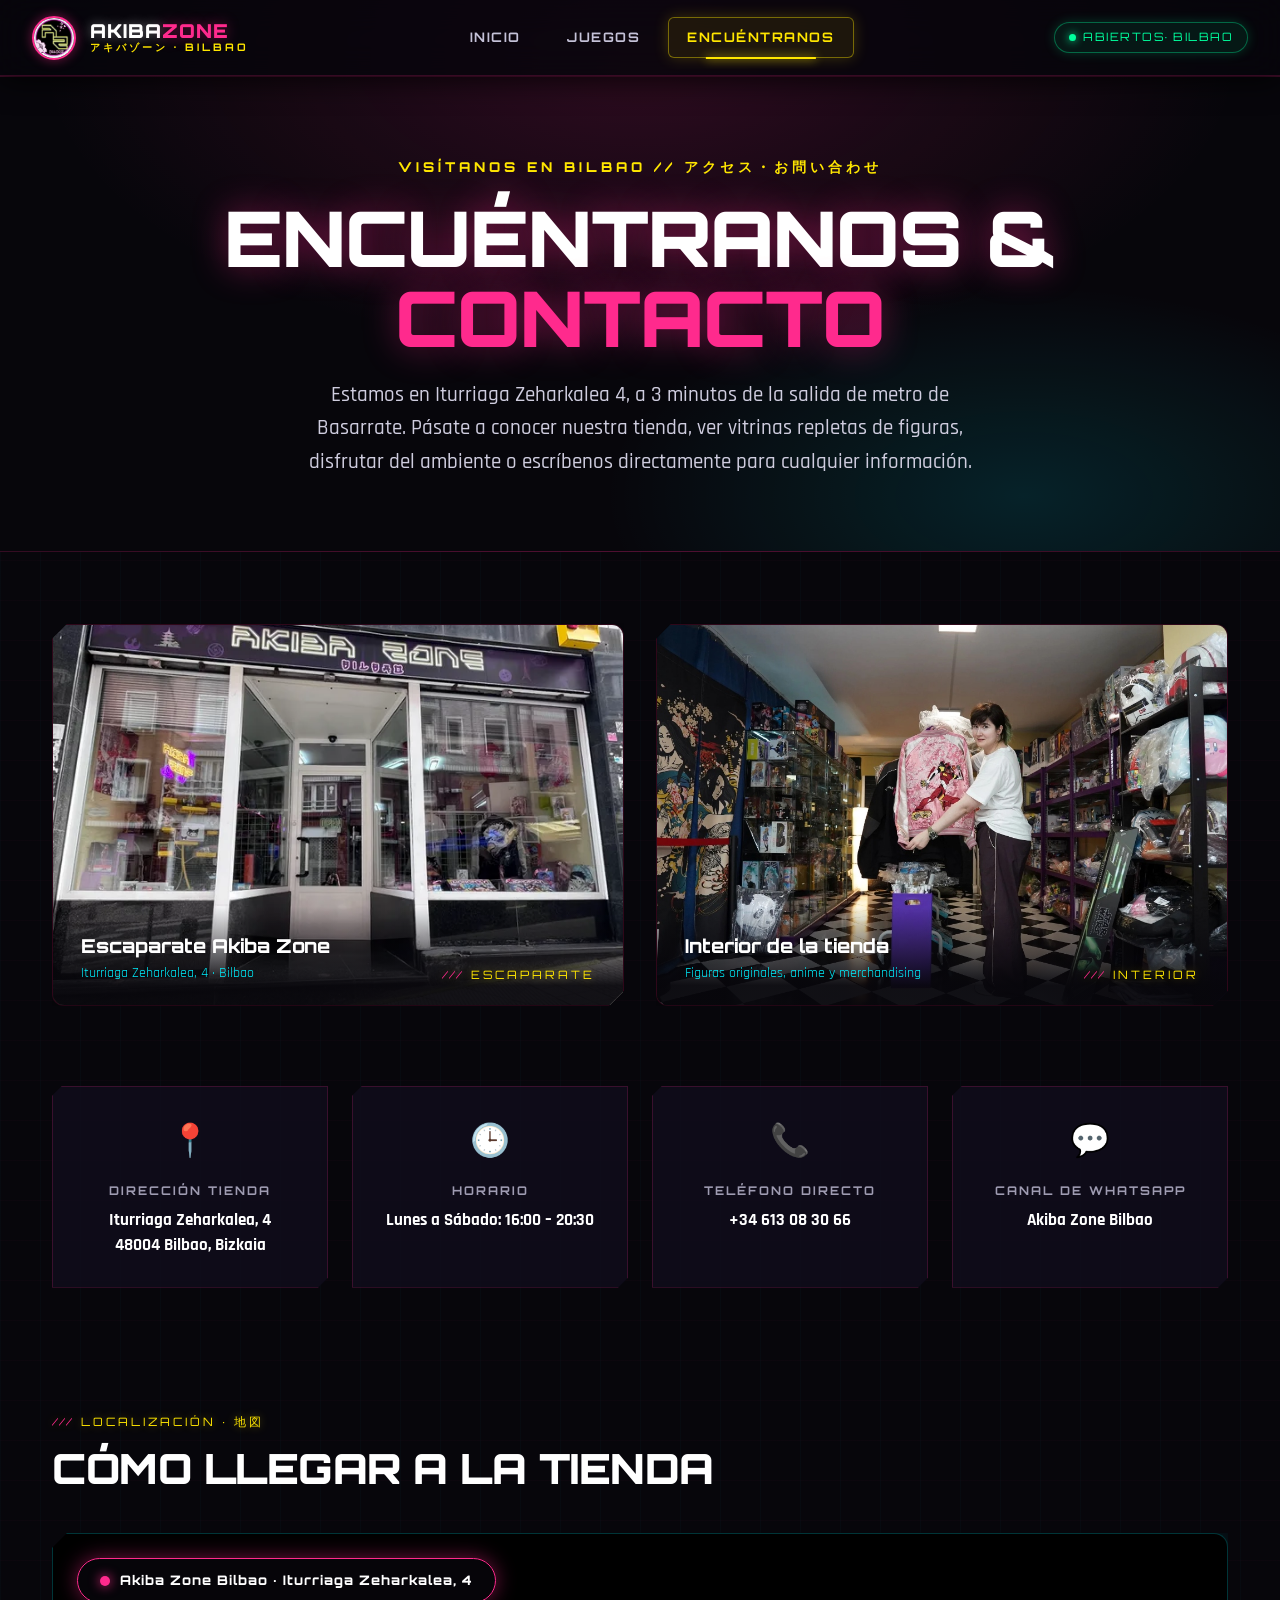
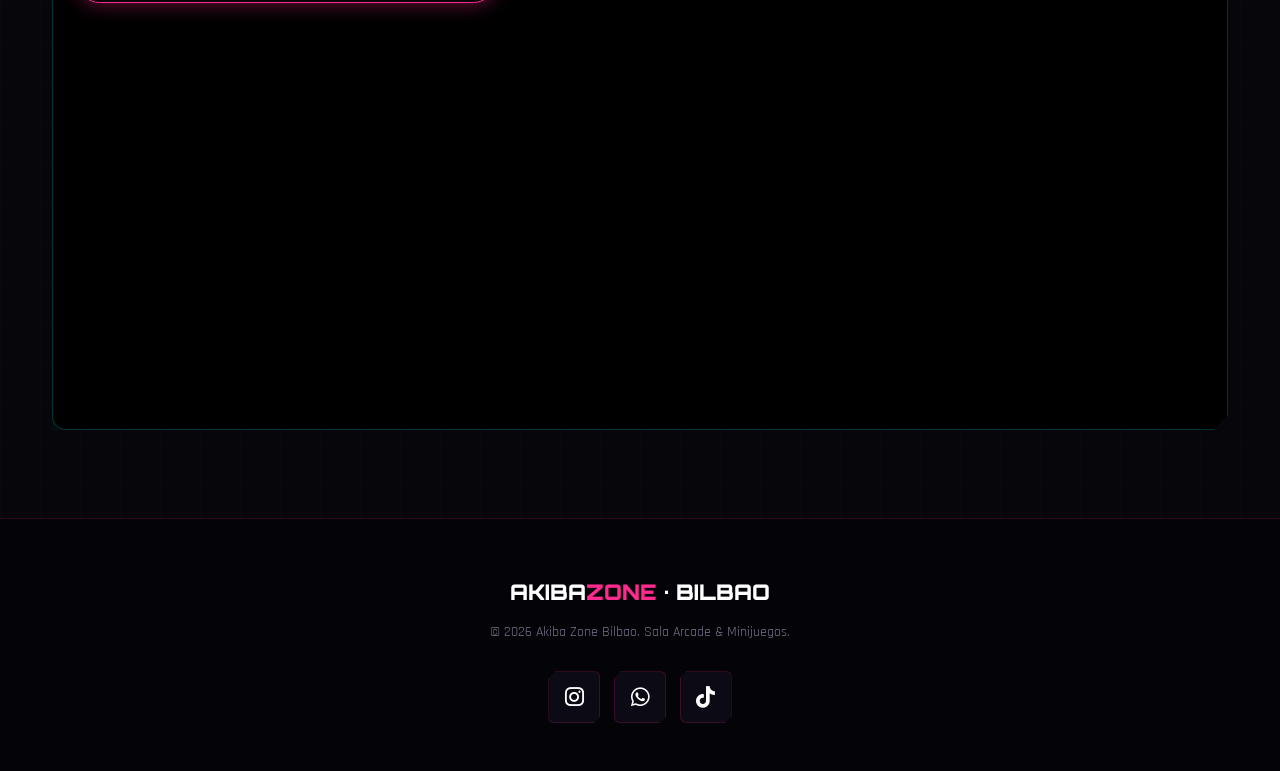
<file: encuentranos.html>
<!DOCTYPE html>
<html lang="es">

<head>
    <meta charset="UTF-8">
    <meta name="viewport" content="width=device-width, initial-scale=1">
    <title>Encuéntranos</title>
    <link rel="stylesheet" href="styles.css">
    <link rel="icon" type="image/png" href="res/logo.png">
    <link rel="stylesheet" href="https://cdnjs.cloudflare.com/ajax/libs/font-awesome/6.5.2/css/all.min.css">
</head>

<body class="page-encuentranos">

    <!-- ================= NAVBAR ================= -->
    <header class="navbar">
        <a href="index.html" class="navbar__logo">
            <img class="navbar__logo-img" src="res/logo.png" alt="Akiba Zone Logo">
            <div class="navbar__logo-text">
                <span class="navbar__logo-title">AKIBA<span>ZONE</span></span>
                <span class="navbar__logo-sub">アキバゾーン · Bilbao</span>
            </div>
        </a>

        <!-- Centered navigation buttons -->
        <nav class="navbar__nav">
            <a href="index.html">Inicio</a>
            <a href="juegos.html">Juegos</a>
            <a href="encuentranos.html" class="is-active">Encuéntranos</a>
        </nav>

        <div class="navbar__status">
            <div class="navbar__badge">
                <span class="navbar__badge-dot"></span>
                <span>ABIERTOS· BILBAO</span>
            </div>
        </div>
    </header>

    <!-- ================= HERO ================= -->
    <section class="page-hero">
        <p class="page-hero__kicker">VISÍTANOS EN BILBAO // アクセス・お問い合わせ</p>
        <h1 class="page-hero__title">ENCUÉNTRANOS & <span>CONTACTO</span></h1>
        <p class="page-hero__subtitle">
            Estamos en Iturriaga Zeharkalea 4, a 3 minutos de la salida de metro de Basarrate. Pásate a conocer nuestra
            tienda, ver
            vitrinas repletas de figuras, disfrutar del ambiente o escríbenos directamente para cualquier información.
        </p>
    </section>

    <!-- ================= GALERÍA DE LA TIENDA REAL ================= -->
    <section class="shop-gallery-sec">
        <div class="container">
            <div class="shop-gallery-grid">
                <div class="gallery-card">
                    <img src="res/tienda-fachada.png" alt="Fachada y escaparate de Akiba Zone Bilbao">
                    <div class="gallery-caption">
                        <div>
                            <h4>Escaparate Akiba Zone</h4>
                            <p>Iturriaga Zeharkalea, 4 · Bilbao</p>
                        </div>
                        <span class="jp-tag">Escaparate</span>
                    </div>
                </div>

                <div class="gallery-card">
                    <img src="res/tienda-interior.jpg" alt="Interior con vitrinas y chaquetas Sukajan de Akiba Zone">
                    <div class="gallery-caption">
                        <div>
                            <h4>Interior de la tienda</h4>
                            <p>Figuras originales, anime y merchandising</p>
                        </div>
                        <span class="jp-tag">INTERIOR</span>
                    </div>
                </div>
            </div>
        </div>
    </section>

    <!-- ================= INFORMACIÓN EN TARJETAS ================= -->
    <section class="info-grid">
        <div class="index-contact__grid">
            <a href="https://www.google.com/maps/search/?api=1&query=Iturriaga+Zeharkalea%2C+4%2C+48004+Bilbao%2C+Bizkaia"
                target="_blank" rel="noopener noreferrer" class="contact-box">
                <span class="contact-box__icon">📍</span>
                <p class="contact-box__label">Dirección Tienda</p>
                <p class="contact-box__val">
                    Iturriaga Zeharkalea, 4<br>
                    48004 Bilbao, Bizkaia
                </p>
            </a>

            <a href="encuentranos.html" target="_blank" rel="noopener noreferrer" class="contact-box">
                <span class="contact-box__icon">🕒</span>
                <p class="contact-box__label">Horario</p>
                <p class="contact-box__val">
                    Lunes a Sábado: 16:00 – 20:30<br>
                </p>
            </a>

            <a href="tel:+34944123456" target="_blank" rel="noopener noreferrer" class="contact-box">
                <span class="contact-box__icon">📞</span>
                <p class="contact-box__label">Teléfono Directo</p>
                <p class="contact-box__val">
                    +34 613 08 30 66
                </p>
            </a>

            <a href="https://www.whatsapp.com/channel/0029Vb4Artc3LdQeFTmNYk1y" target="_blank"
                rel="noopener noreferrer" class="contact-box">
                <span class="contact-box__icon">💬</span>
                <p class="contact-box__label">Canal de Whatsapp</p>
                <p class="contact-box__val">
                    Akiba Zone Bilbao
                </p>
            </a>
        </div>
    </section>

    <!-- ================= MAPA INTERACTIVO ================= -->
    <section class="map-section">
        <div class="map-section__header">
            <div>
                <span class="jp-tag">Localización · 地図</span>
                <h2 class="map-section__title">CÓMO LLEGAR A LA TIENDA</h2>
            </div>
        </div>

        <div class="map-frame">
            <div class="map-frame__pin">Akiba Zone Bilbao · Iturriaga Zeharkalea, 4</div>
            <iframe src="https://www.google.com/maps?q=Iturriaga+Zeharkalea+4,+48004+Bilbao,+Bizkaia&output=embed&z=17"
                loading="lazy" referrerpolicy="no-referrer-when-downgrade" allowfullscreen
                title="Mapa interactivo de Akiba Zone Bilbao">
            </iframe>
        </div>
    </section>

    <footer class="footer">
        <div class="container">
            <div class="footer-logo">AKIBA<span>ZONE</span> · BILBAO</div>

            <p class="footer-copy">© 2026 Akiba Zone Bilbao. Sala Arcade & Minijuegos.</p>

            <div class="footer-socials">
                <a href="https://www.instagram.com/akibazonebilbao/" target="_blank" rel="noopener noreferrer"
                    class="footer-social footer-social--instagram" aria-label="Instagram">
                    <i class="fa-brands fa-instagram"></i>
                </a>

                <a href="https://www.whatsapp.com/channel/0029Vb4Artc3LdQeFTmNYk1y" target="_blank"
                    rel="noopener noreferrer" class="footer-social footer-social--whatsapp" aria-label="WhatsApp">
                    <i class="fa-brands fa-whatsapp"></i>
                </a>

                <a href="https://www.tiktok.com/@akibazonebilbao" target="_blank" rel="noopener noreferrer"
                    class="footer-social footer-social--tiktok" aria-label="TikTok">
                    <i class="fa-brands fa-tiktok"></i>
                </a>
            </div>
        </div>
    </footer>

    <!-- ================= JAVASCRIPT VALIDACIÓN ================= -->
    <script>
        const form = document.getElementById('contactForm');
        const formWrapper = document.getElementById('formWrapper');
        const successPanel = document.getElementById('successPanel');
        const submitBtn = document.getElementById('submitBtn');
        const resetBtn = document.getElementById('resetBtn');

        const FIELDS = ['name', 'email', 'subject', 'message'];

        function setError(field, message) {
            const input = document.getElementById(field);
            const slot = document.querySelector(`[data-error-for="${field}"]`);
            if (message) {
                input.classList.add('is-error');
                slot.textContent = message;
            } else {
                input.classList.remove('is-error');
                slot.textContent = '';
            }
        }

        function isValidEmail(value) {
            return /^[^\s@]+@[^\s@]+\.[^\s@]+$/.test(value);
        }

        function validateField(field) {
            const value = document.getElementById(field).value.trim();

            switch (field) {
                case 'name':
                    if (!value) return 'El nombre es obligatorio.';
                    if (value.length < 2) return 'Introduce al menos 2 caracteres.';
                    return '';
                case 'email':
                    if (!value) return 'El email es obligatorio.';
                    if (!isValidEmail(value)) return 'Introduce un email válido.';
                    return '';
                case 'subject':
                    if (!value) return 'El asunto es obligatorio.';
                    if (value.length < 3) return 'El asunto es demasiado corto.';
                    return '';
                case 'message':
                    if (!value) return 'El mensaje es obligatorio.';
                    if (value.length < 10) return 'Cuéntanos un poco más (mínimo 10 caracteres).';
                    return '';
            }
            return '';
        }

        FIELDS.forEach(field => {
            const input = document.getElementById(field);
            input.addEventListener('blur', () => setError(field, validateField(field)));
            input.addEventListener('input', () => {
                if (input.classList.contains('is-error')) {
                    setError(field, validateField(field));
                }
            });
        });

        form.addEventListener('submit', (e) => {
            e.preventDefault();

            let hasErrors = false;
            FIELDS.forEach(field => {
                const error = validateField(field);
                setError(field, error);
                if (error) hasErrors = true;
            });

            if (hasErrors) {
                const firstError = document.querySelector('.form__input.is-error, .form__textarea.is-error');
                if (firstError) firstError.focus();
                return;
            }

            submitBtn.disabled = true;
            submitBtn.textContent = 'TRANSMITIENDO...';

            setTimeout(() => {
                formWrapper.hidden = true;
                successPanel.hidden = false;
                window.scrollTo({ top: successPanel.offsetTop - 120, behavior: 'smooth' });
            }, 600);
        });

        resetBtn.addEventListener('click', () => {
            form.reset();
            FIELDS.forEach(field => setError(field, ''));
            submitBtn.disabled = false;
            submitBtn.textContent = 'TRANSMITIR MENSAJE // ENVIAR →';

            successPanel.hidden = true;
            formWrapper.hidden = false;
            formWrapper.scrollIntoView({ behavior: 'smooth', block: 'start' });
        });
    </script>
</body>

</html>
</file>
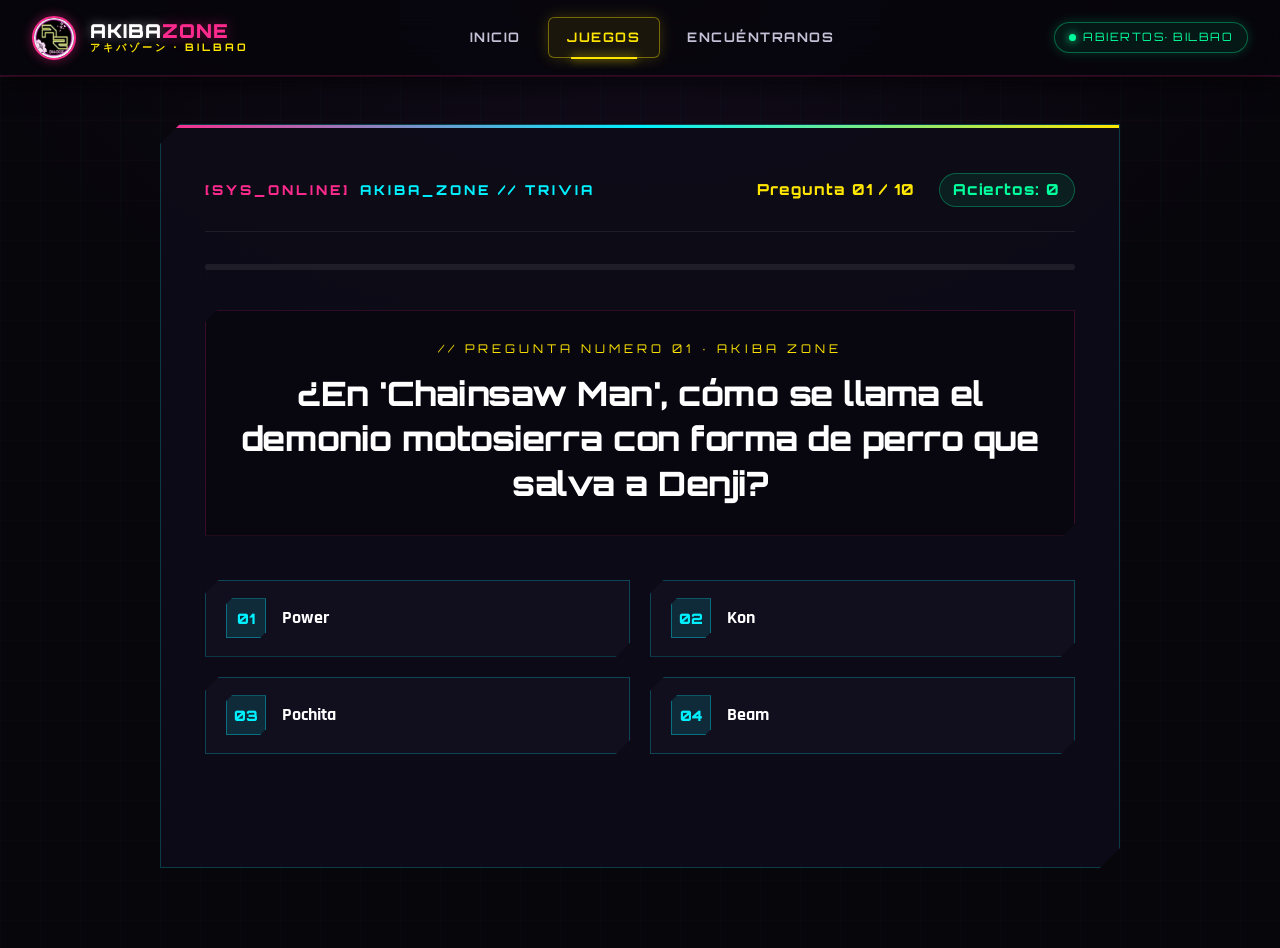
<file: juegoCuestionario.html>
<!DOCTYPE html>
<html lang="es">

<head>
    <meta charset="UTF-8">
    <meta name="viewport" content="width=device-width, initial-scale=1">
    <title>Trivia - Akiba Zone</title>
    <link rel="stylesheet" href="styles.css">
    <link rel="icon" type="image/png" href="res/logo.png">
    <link rel="stylesheet" href="https://cdnjs.cloudflare.com/ajax/libs/font-awesome/6.5.2/css/all.min.css">
</head>

<body class="page-quiz">

    <!-- ================= NAVBAR ================= -->
    <header class="navbar">
        <a href="index.html" class="navbar__logo">
            <img class="navbar__logo-img" src="res/logo.png" alt="Akiba Zone Logo">
            <div class="navbar__logo-text">
                <span class="navbar__logo-title">AKIBA<span>ZONE</span></span>
                <span class="navbar__logo-sub">アキバゾーン · Bilbao</span>
            </div>
        </a>

        <!-- Centered navigation buttons -->
        <nav class="navbar__nav">
            <a href="index.html">Inicio</a>
            <a href="juegos.html" class="is-active">Juegos</a>
            <a href="encuentranos.html">Encuéntranos</a>
        </nav>

        <div class="navbar__status">
            <div class="navbar__badge">
                <span class="navbar__badge-dot"></span>
                <span>ABIERTOS· BILBAO</span>
            </div>
        </div>
    </header>

    <main class="game">
        <div class="game__inner">

            <div class="quiz-terminal">

                <!-- TERMINAL HUD HEADER -->
                <div class="quiz-header">
                    <div class="quiz-badge-title">
                        <span>[SYS_ONLINE]</span> AKIBA_ZONE // TRIVIA
                    </div>
                    <div class="quiz-hud-meta">
                        <span class="quiz-hud-counter" id="counter">Pregunta 01 / 10</span>
                        <span class="quiz-hud-score" id="score">Aciertos: 0</span>
                    </div>
                </div>

                <!-- PROGRESS BAR -->
                <div class="quiz-progress-bar">
                    <div class="quiz-progress-fill" id="progressFill"></div>
                </div>

                <!-- ESCENARIO DE JUEGO (ACTIVO) -->
                <section id="stage">
                    <div class="quiz-question-card">
                        <p class="quiz-question-num" id="questionNum">// PREGUNTA NUMERO 01</p>
                        <h1 class="quiz-question-title" id="questionText">Cargando pregunta...</h1>
                    </div>

                    <!-- CYBER OPTION MODULES (Replaced Kahoot tiles) -->
                    <div class="quiz-answers-grid" id="answers"></div>

                    <p class="quiz-feedback" id="feedback"></p>
                </section>

                <!-- RESULTADO FINAL -->
                <section class="quiz-result" id="result" hidden>
                    <p class="quiz-result__rank-tag" id="rankBadge">Calculando...</p>
                    <div class="quiz-result__score-wrap">
                        <p class="quiz-result__score" id="finalScore">0</p>
                        <p class="quiz-result__of" id="finalOf">de 10 aciertos</p>
                    </div>
                    <h2 class="quiz-result__title" id="finalTitle">Calculando...</h2>
                    <p class="quiz-result__msg" id="finalMsg">
                        Calculando...
                    </p>

                    <div class="quiz-result__actions">
                        <button class="btn btn--primary" id="replayBtn">Jugar otra vez</button>
                        <a class="btn btn--ghost" href="juegos.html">Volver a juegos</a>
                    </div>
                </section>

            </div>

        </div>
    </main>

    <!-- ================= JAVASCRIPT DEL QUIZ CON BANCO DE PREGUNTAS ================= -->
    <script>
        /* ============================================================
           BANCO DE PREGUNTAS (QUESTION POOL)
           ------------------------------------------------------------
           Para añadir nuevas preguntas fácilmente, simplemente copia y
           pega un nuevo bloque en el array QUESTION_POOL con este formato:

           {
             question: "¿Tu pregunta aquí?",
             answers: [
               { text: "Respuesta correcta", correct: true },
               { text: "Respuesta incorrecta 1", correct: false },
               { text: "Respuesta incorrecta 2", correct: false },
               { text: "Respuesta incorrecta 3", correct: false }
             ]
           },

           El motor seleccionará automáticamente 10 preguntas aleatorias
           de este pool en cada partida y barajará las opciones.
           ============================================================ */
        const QUESTION_POOL = [
            {
                question: "¿En qué año se estrenó la primera temporada del anime de Sword Art Online?",
                answers: [
                    { text: "2012", correct: true },
                    { text: "2009", correct: false },
                    { text: "2015", correct: false },
                    { text: "2007", correct: false }
                ]
            },
            {
                question: "¿Cómo se llama la aldea ninja de la que es originario Naruto Uzumaki?",
                answers: [
                    { text: "Aldea Oculta de la Hoja (Konoha)", correct: true },
                    { text: "Aldea Oculta de la Arena (Suna)", correct: false },
                    { text: "Aldea Oculta de la Niebla (Kiri)", correct: false },
                    { text: "Aldea Oculta de las Nubes (Kumo)", correct: false }
                ]
            },
            {
                question: "¿Qué estudio de animación produjo la película 'Your Name' (Kimi no Na wa)?",
                answers: [
                    { text: "CoMix Wave Films", correct: true },
                    { text: "Studio Ghibli", correct: false },
                    { text: "Kyoto Animation", correct: false },
                    { text: "MAPPA", correct: false }
                ]
            },
            {
                question: "¿Qué objeto sobrenatural da título y poder a la obra 'Death Note'?",
                answers: [
                    { text: "Un cuaderno de un Shinigami", correct: true },
                    { text: "Una máscara ceremonial", correct: false },
                    { text: "Un reloj de arena místico", correct: false },
                    { text: "Una pluma de tinta negra", correct: false }
                ]
            },
            {
                question: "¿Cuál es el nombre de la unidad EVA pilotada por Asuka Langley en Evangelion?",
                answers: [
                    { text: "Evangelion Unidad 02", correct: true },
                    { text: "Evangelion Unidad 01", correct: false },
                    { text: "Evangelion Unidad 00", correct: false },
                    { text: "Evangelion Unidad 06", correct: false }
                ]
            },
            {
                question: "¿Cuál es el objetivo final de Monkey D. Luffy en 'One Piece'?",
                answers: [
                    { text: "Encontrar el One Piece y ser el Rey de los Piratas", correct: true },
                    { text: "Vencer a la Marina y gobernar el mundo", correct: false },
                    { text: "Recolectar las 7 gemas del océano", correct: false },
                    { text: "Vengar a su hermano Portgas D. Ace", correct: false }
                ]
            },
            {
                question: "¿Qué técnica especial aprendió Tanjiro Kamado de su padre en 'Kimetsu no Yaiba'?",
                answers: [
                    { text: "Danza del Dios del Fuego (Hinokami Kagura)", correct: true },
                    { text: "Respiración del Rayo Primera Postura", correct: false },
                    { text: "Respiración del Sol Poniente", correct: false },
                    { text: "Danza de la Luna Sangrienta", correct: false }
                ]
            },
            {
                question: "¿Cuál es la fruta del diablo que consumió Portgas D. Ace en One Piece?",
                answers: [
                    { text: "Mera Mera no Mi", correct: true },
                    { text: "Gomu Gomu no Mi", correct: false },
                    { text: "Magu Magu no Mi", correct: false },
                    { text: "Ope Ope no Mi", correct: false }
                ]
            },
            {
                question: "¿Quién es el autor creador del célebre manga 'Berserk'?",
                answers: [
                    { text: "Kentaro Miura", correct: true },
                    { text: "Takehiko Inoue", correct: false },
                    { text: "Naoki Urasawa", correct: false },
                    { text: "Yoshihiro Togashi", correct: false }
                ]
            },
            {
                question: "¿Cómo se llama el barrio de Tokio famoso mundialmente como la meca de la cultura otaku y electrónica?",
                answers: [
                    { text: "Akihabara", correct: true },
                    { text: "Shinjuku", correct: false },
                    { text: "Roppongi", correct: false },
                    { text: "Ikebukuro", correct: false }
                ]
            },
            {
                question: "¿Qué tipo de artefactos ensamblables representan los modelos 'Gunpla'?",
                answers: [
                    { text: "Mobile Suits y mechas de Gundam", correct: true },
                    { text: "Katanas metálicas de samuráis", correct: false },
                    { text: "Circuitos de consolas retro", correct: false },
                    { text: "Peluches mecánicos interactivos", correct: false }
                ]
            },
            {
                question: "¿En 'Fullmetal Alchemist', cuál es la primera ley de la alquimia?",
                answers: [
                    { text: "Ley del Intercambio Equivalente", correct: true },
                    { text: "Ley de la Conservación Vital", correct: false },
                    { text: "Ley del Alma y la Piedra", correct: false },
                    { text: "Ley de la Transmutación Inmortal", correct: false }
                ]
            },
            {
                question: "¿Cómo se llama la cazadora tradicional japonesa bordada que data de la posguerra y es icono de moda anime?",
                answers: [
                    { text: "Sukajan", correct: true },
                    { text: "Haori", correct: false },
                    { text: "Yukata", correct: false },
                    { text: "Hakama", correct: false }
                ]
            },
            {
                question: "¿Quién es el capitán del Escuadrón de Operaciones Especiales en 'Attack on Titan' apodado el soldado más fuerte de la humanidad?",
                answers: [
                    { text: "Levi Ackerman", correct: true },
                    { text: "Erwin Smith", correct: false },
                    { text: "Jean Kirstein", correct: false },
                    { text: "Reiner Braun", correct: false }
                ]
            },
            {
                question: "¿Qué instrumento musical toca Mio Akiyama en el anime 'K-On!'?",
                answers: [
                    { text: "Bajo eléctrico", correct: true },
                    { text: "Guitarra solista", correct: false },
                    { text: "Teclado sintetizador", correct: false },
                    { text: "Batería", correct: false }
                ]
            },
            {
                question: "¿En 'Jujutsu Kaisen', cuál es la Expansión de Dominio de Satoru Gojo?",
                answers: [
                    { text: "Vacío Inconmensurable (Muryōkūsho)", correct: true },
                    { text: "Santuario Malévolo", correct: false },
                    { text: "Jardín de Sombras Quiméricas", correct: false },
                    { text: "Ataúd de la Montaña de Hierro", correct: false }
                ]
            },
            {
                question: "¿Qué personaje es el fiel compañero pokémon de Ash Ketchum desde el episodio 1?",
                answers: [
                    { text: "Pikachu", correct: true },
                    { text: "Charizard", correct: false },
                    { text: "Bulbasaur", correct: false },
                    { text: "Lucario", correct: false }
                ]
            },
            {
                question: "¿En qué legendaria película de anime de 1988 aparece la mítica moto roja de Kaneda en Neo-Tokio?",
                answers: [
                    { text: "Akira", correct: true },
                    { text: "Ghost in the Shell", correct: false },
                    { text: "Cowboy Bebop: Knockin' on Heaven's Door", correct: false },
                    { text: "Neon Genesis Evangelion", correct: false }
                ]
            },
            {
                question: "¿Cómo se llama la nave espacial de los cazarrecompensas en 'Cowboy Bebop'?",
                answers: [
                    { text: "Bebop", correct: true },
                    { text: "Swordfish II", correct: false },
                    { text: "Red Tail", correct: false },
                    { text: "Hammer Head", correct: false }
                ]
            },
            {
                question: "¿En 'Chainsaw Man', cómo se llama el demonio motosierra con forma de perro que salva a Denji?",
                answers: [
                    { text: "Pochita", correct: true },
                    { text: "Kon", correct: false },
                    { text: "Beam", correct: false },
                    { text: "Power", correct: false }
                ]
            },
            {
                question: "¿Cuál es el videojuego que atrapa a 10.000 jugadores en la fortaleza flotante de Aincrad?",
                answers: [
                    { text: "Sword Art Online", correct: true },
                    { text: "Gun Gale Online", correct: false },
                    { text: "Alfheim Online", correct: false },
                    { text: "Elder Tale", correct: false }
                ]
            },
            {
                question: "¿Qué fabricante japonés es mundialmente conocido por la línea de figuras articuladas chibi 'Nendoroid'?",
                answers: [
                    { text: "Good Smile Company", correct: true },
                    { text: "Kotobukiya", correct: false },
                    { text: "MegaHouse", correct: false },
                    { text: "Alter", correct: false }
                ]
            },
            {
                question: "¿Cómo se llama el capitán de los Piratas del Sombrero de Paja en One Piece?",
                answers: [
                    { text: "Monkey D. Luffy", correct: true },
                    { text: "Roronoa Zoro", correct: false },
                    { text: "Sanji", correct: false },
                    { text: "Nami", correct: false }
                ]
            },
            {
                question: "¿Cómo se llama el protagonista principal de Dragon Ball Z?",
                answers: [
                    { text: "Son Goku", correct: true },
                    { text: "Vegeta", correct: false },
                    { text: "Piccolo", correct: false },
                    { text: "Gohan", correct: false }
                ]
            },
            {
                question: "¿Cómo se llama el titán que posee Eren Yeager en Attack on Titan?",
                answers: [
                    { text: "Titán de Ataque", correct: true },
                    { text: "Titán Colosal", correct: false },
                    { text: "Titán Acorazado", correct: false },
                    { text: "Titán Hembra", correct: false }
                ]
            },
            {
                question: "¿Qué objeto utiliza Light Yagami para matar a sus víctimas en Death Note?",
                answers: [
                    { text: "Un cuaderno", correct: true },
                    { text: "Una pluma", correct: false },
                    { text: "Una espada", correct: false },
                    { text: "Un anillo", correct: false }
                ]
            },
            {
                question: "¿Cuál es el nombre del protagonista de My Hero Academia?",
                answers: [
                    { text: "Izuku Midoriya", correct: true },
                    { text: "Katsuki Bakugo", correct: false },
                    { text: "Shoto Todoroki", correct: false },
                    { text: "Tenya Iida", correct: false }
                ]
            },
            {
                question: "¿Qué buscan los hermanos Edward y Alphonse Elric en Fullmetal Alchemist: Brotherhood?",
                answers: [
                    { text: "La Piedra Filosofal", correct: true },
                    { text: "El Santo Grial", correct: false },
                    { text: "La Espada Sagrada", correct: false },
                    { text: "El Elixir de la Vida", correct: false }
                ]
            },
            {
                question: "¿Qué es Ken Kaneki al inicio de la historia de Tokyo Ghoul?",
                answers: [
                    { text: "Un humano", correct: true },
                    { text: "Un ghoul", correct: false },
                    { text: "Un híbrido", correct: false },
                    { text: "Un investigador", correct: false }
                ]
            },
            {
                question: "¿Cuál es el nombre del protagonista de Demon Slayer?",
                answers: [
                    { text: "Tanjiro Kamado", correct: true },
                    { text: "Zenitsu Agatsuma", correct: false },
                    { text: "Inosuke Hashibira", correct: false },
                    { text: "Giyu Tomioka", correct: false }
                ]
            },
            {
                question: "¿Qué consume Yuji Itadori al inicio de Jujutsu Kaisen?",
                answers: [
                    { text: "Un dedo de Sukuna", correct: true },
                    { text: "Una poción", correct: false },
                    { text: "Una fruta", correct: false },
                    { text: "Una pastilla", correct: false }
                ]
            },
            {
                question: "¿A quién busca Gon Freecss en Hunter x Hunter?",
                answers: [
                    { text: "A su padre", correct: true },
                    { text: "A su madre", correct: false },
                    { text: "A su hermano", correct: false },
                    { text: "A su maestro", correct: false }
                ]
            },
            {
                question: "¿Qué poder obtiene Ichigo Kurosaki al conocer a Rukia en Bleach?",
                answers: [
                    { text: "Poderes de Shinigami", correct: true },
                    { text: "Poderes de Quincy", correct: false },
                    { text: "Poderes de Hollow", correct: false },
                    { text: "Poderes de Fullbring", correct: false }
                ]
            },
            {
                question: "¿Cómo se llama el protagonista de One Punch Man?",
                answers: [
                    { text: "Saitama", correct: true },
                    { text: "Genos", correct: false },
                    { text: "King", correct: false },
                    { text: "Mumen Rider", correct: false }
                ]
            },
            {
                question: "¿Cómo se llama el gremio de magos al que pertenece Lucy en Fairy Tail?",
                answers: [
                    { text: "Fairy Tail", correct: true },
                    { text: "Blue Pegasus", correct: false },
                    { text: "Lamia Scale", correct: false },
                    { text: "Sabertooth", correct: false }
                ]
            },
            {
                question: "¿Cómo se llama la protagonista de Sailor Moon?",
                answers: [
                    { text: "Usagi Tsukino", correct: true },
                    { text: "Ami Mizuno", correct: false },
                    { text: "Rei Hino", correct: false },
                    { text: "Makoto Kino", correct: false }
                ]
            },
            {
                question: "¿Cuál es el Pokémon inicial de Ash en la región de Kanto?",
                answers: [
                    { text: "Pikachu", correct: true },
                    { text: "Charmander", correct: false },
                    { text: "Bulbasaur", correct: false },
                    { text: "Squirtle", correct: false }
                ]
            },
            {
                question: "¿Cómo se llama el protagonista de Neon Genesis Evangelion?",
                answers: [
                    { text: "Shinji Ikari", correct: true },
                    { text: "Asuka Langley", correct: false },
                    { text: "Rei Ayanami", correct: false },
                    { text: "Kaworu Nagisa", correct: false }
                ]
            },
            {
                question: "¿Cómo se llama el protagonista principal de Cowboy Bebop?",
                answers: [
                    { text: "Spike Spiegel", correct: true },
                    { text: "Jet Black", correct: false },
                    { text: "Faye Valentine", correct: false },
                    { text: "Edward Wong", correct: false }
                ]
            },
            {
                question: "¿Qué puede enviar Okabe Rintaro al pasado en Steins;Gate?",
                answers: [
                    { text: "Mensajes de texto", correct: true },
                    { text: "Personas", correct: false },
                    { text: "Objetos grandes", correct: false },
                    { text: "Recuerdos", correct: false }
                ]
            },
            {
                question: "¿Qué habilidad tiene Subaru Natsuki al morir en Re:Zero?",
                answers: [
                    { text: "Regresar a la muerte", correct: true },
                    { text: "Revivir a otros", correct: false },
                    { text: "Viajar en el tiempo", correct: false },
                    { text: "Curarse", correct: false }
                ]
            },
            {
                question: "¿Cómo se llama el protagonista de Konosuba?",
                answers: [
                    { text: "Kazuma Satou", correct: true },
                    { text: "Aqua", correct: false },
                    { text: "Megumin", correct: false },
                    { text: "Darkness", correct: false }
                ]
            },
            {
                question: "¿Cómo se llama el protagonista en el juego Yggdrasil en Overlord?",
                answers: [
                    { text: "Momonga", correct: true },
                    { text: "Touch Me", correct: false },
                    { text: "Ulbert", correct: false },
                    { text: "Peroroncino", correct: false }
                ]
            },
            {
                question: "¿Qué deporte practica el protagonista Shoyo Hinata en Haikyuu!!?",
                answers: [
                    { text: "Voleibol", correct: true },
                    { text: "Baloncesto", correct: false },
                    { text: "Fútbol", correct: false },
                    { text: "Tenis", correct: false }
                ]
            },
            {
                question: "¿Qué deporte practican los personajes de Kuroko no Basket?",
                answers: [
                    { text: "Baloncesto", correct: true },
                    { text: "Voleibol", correct: false },
                    { text: "Fútbol", correct: false },
                    { text: "Béisbol", correct: false }
                ]
            },
            {
                question: "¿Qué tipo de criatura es Inuyasha?",
                answers: [
                    { text: "Un medio youkai", correct: true },
                    { text: "Un humano", correct: false },
                    { text: "Un demonio completo", correct: false },
                    { text: "Un ángel", correct: false }
                ]
            },
            {
                question: "¿Qué poder tiene Anya Forger en Spy x Family?",
                answers: [
                    { text: "Leer mentes", correct: true },
                    { text: "Telequinesis", correct: false },
                    { text: "Invisibilidad", correct: false },
                    { text: "Superfuerza", correct: false }
                ]
            },
            {
                question: "¿Quién es el protagonista de Black Clover?",
                answers: [
                    { text: "Asta", correct: true },
                    { text: "Yuno", correct: false },
                    { text: "Noelle Silva", correct: false },
                    { text: "Yami Sukehiro", correct: false }
                ]
            },
            {
                question: "¿Qué quiere lograr Senku Ishigami en Dr. Stone?",
                answers: [
                    { text: "Revivir la civilización con ciencia", correct: true },
                    { text: "Convertirse en el más fuerte", correct: false },
                    { text: "Encontrar un tesoro", correct: false },
                    { text: "Dominar el mundo", correct: false }
                ]
            },
            {
                question: "¿Quién es el protagonista de Gintama?",
                answers: [
                    { text: "Gintoki Sakata", correct: true },
                    { text: "Shinpachi Shimura", correct: false },
                    { text: "Kagura", correct: false },
                    { text: "Toshiro Hijikata", correct: false }
                ]
            },
            {
                question: "¿Qué es un 'seiyuu' en Japón?",
                answers: [
                    { text: "Un actor de voz", correct: true },
                    { text: "Un dibujante de manga", correct: false },
                    { text: "Un director de anime", correct: false },
                    { text: "Un productor", correct: false }
                ]
            },
            {
                question: "¿Qué significa 'otaku' en Japón?",
                answers: [
                    { text: "Fanático obsesivo de algo", correct: true },
                    { text: "Artista de manga", correct: false },
                    { text: "Maestro de ceremonias", correct: false },
                    { text: "Estudiante de anime", correct: false }
                ]
            }
        ];

        /* ============================================================
           CONFIGURACIÓN DEL JUEGO
           ============================================================ */
        const QUESTIONS_PER_GAME = 10;
        const LABELS = ['01', '02', '03', '04'];

        let sessionQuestions = [];
        let currentIndex = 0;
        let score = 0;
        let isLocked = false;

        /* Referencias del DOM */
        const dom = {
            counter: document.getElementById('counter'),
            score: document.getElementById('score'),
            progressFill: document.getElementById('progressFill'),
            stage: document.getElementById('stage'),
            questionNum: document.getElementById('questionNum'),
            questionText: document.getElementById('questionText'),
            answers: document.getElementById('answers'),
            feedback: document.getElementById('feedback'),
            result: document.getElementById('result'),
            rankBadge: document.getElementById('rankBadge'),
            finalScore: document.getElementById('finalScore'),
            finalOf: document.getElementById('finalOf'),
            finalTitle: document.getElementById('finalTitle'),
            finalMsg: document.getElementById('finalMsg'),
            replayBtn: document.getElementById('replayBtn')
        };

        /* Utilidad: Mezclar array (Fisher-Yates) */
        function shuffle(arr) {
            const a = arr.slice();
            for (let i = a.length - 1; i > 0; i--) {
                const j = Math.floor(Math.random() * (i + 1));
                [a[i], a[j]] = [a[j], a[i]];
            }
            return a;
        }

        function escapeHtml(str) {
            return String(str)
                .replace(/&/g, '&amp;')
                .replace(/</g, '&lt;')
                .replace(/>/g, '&gt;')
                .replace(/"/g, '&quot;');
        }

        /* Iniciar nueva sesión con 10 preguntas aleatorias */
        function startQuizSession() {
            // Selecciona 10 preguntas al azar del pool
            const shuffledPool = shuffle(QUESTION_POOL);
            sessionQuestions = shuffledPool.slice(0, Math.min(QUESTIONS_PER_GAME, shuffledPool.length));

            currentIndex = 0;
            score = 0;
            isLocked = false;

            dom.result.hidden = true;
            dom.stage.hidden = false;
            dom.progressFill.style.width = '0%';

            renderQuestion();
        }

        /* Actualizar HUD */
        function updateHud(answered = false) {
            const total = sessionQuestions.length;
            const displayIndex = Math.min(currentIndex + 1, total);
            const padIndex = String(displayIndex).padStart(2, '0');
            dom.counter.textContent = `Pregunta ${padIndex} / ${total}`;
            dom.score.textContent = `Aciertos: ${score}`;

            const progress = ((currentIndex + (answered ? 1 : 0)) / total) * 100;
            dom.progressFill.style.width = progress + '%';
        }

        /* Renderizar pregunta actual */
        function renderQuestion() {
            isLocked = false;
            const total = sessionQuestions.length;
            const q = sessionQuestions[currentIndex];

            updateHud(false);

            dom.questionNum.textContent = `// PREGUNTA NUMERO ${String(currentIndex + 1).padStart(2, '0')} · AKIBA ZONE`;
            dom.questionText.textContent = q.question;

            dom.feedback.textContent = '';
            dom.feedback.className = 'quiz-feedback';

            dom.answers.className = 'quiz-answers-grid';
            dom.answers.innerHTML = '';

            // Barajar las 4 opciones de la pregunta
            const shuffledAnswers = shuffle(q.answers);

            shuffledAnswers.forEach((ans, idx) => {
                const btn = document.createElement('button');
                btn.type = 'button';
                btn.className = 'quiz-opt';
                btn.innerHTML = `
                    <span class="quiz-opt__badge">${LABELS[idx] || (idx + 1)}</span>
                    <span class="quiz-opt__text">${escapeHtml(ans.text)}</span>
                `;

                btn.addEventListener('click', () => handleSelectAnswer(btn, ans, shuffledAnswers));
                dom.answers.appendChild(btn);
            });
        }

        /* Selección de respuesta */
        function handleSelectAnswer(selectedBtn, answer, allAnswers) {
            if (isLocked) return;
            isLocked = true;

            dom.answers.classList.add('is-locked');
            const buttons = Array.from(dom.answers.children);

            if (answer.correct) {
                selectedBtn.classList.add('is-correct');
                score++;
                dom.feedback.textContent = '[RESPUESTA CORRECTA]';
                dom.feedback.className = 'quiz-feedback ok';
            } else {
                selectedBtn.classList.add('is-wrong');
                // Revelar la opción correcta en verde
                buttons.forEach((b, i) => {
                    if (allAnswers[i].correct) {
                        b.classList.add('is-correct');
                    }
                });
                const rightAnswerText = allAnswers.find(a => a.correct).text;
                dom.feedback.textContent = `[RESPUESTA INCORRECTA // Correcta: ${rightAnswerText}]`;
                dom.feedback.className = 'quiz-feedback ko';
            }

            updateHud(true);

            // Transición automática a la siguiente pregunta
            setTimeout(() => {
                currentIndex++;
                if (currentIndex >= sessionQuestions.length) {
                    showFinalResult();
                } else {
                    renderQuestion();
                }
            }, 1600);
        }

        /* Pantalla de resultados */
        function showFinalResult() {
            dom.progressFill.style.width = '100%';
            dom.counter.textContent = 'COMPLETADO';
            dom.score.textContent = `Aciertos: ${score}`;

            dom.stage.hidden = true;
            dom.result.hidden = false;

            dom.finalScore.textContent = score;
            dom.finalOf.textContent = `de ${sessionQuestions.length} aciertos`;

            const ratio = score / sessionQuestions.length;
            let rank, title, msg;

            if (ratio === 1) {
                rank = '// COMPLETADO · RANGO S';
                title = '¡Eres un verdadero otaku!';
                msg = '10 de 10, ¡perfecto! Llevas años en esto o tienes muy buena memoria, ¡has pasado la prueba!';
            } else if (ratio >= 0.8) {
                rank = '// COMPLETADO · RANGO A';
                title = '¡Estas muy cerca de la gloria!';
                msg = '¡Casi perfecto! Pueden ser los nervios, las preguntas trampa o ese anime en tu lista de pendientes, ¡sigue intentándolo!';
            } else if (ratio >= 0.6) {
                rank = '// COMPLETADO · RANGO B';
                title = '¡Muy buen trabajo!';
                msg = 'Has caído en algunas de las trampas, pero has superado muchas preguntas con éxito, ¡Vas por buen camino!';
            } else if (ratio >= 0.4) {
                rank = '// COMPLETADO · RANGO C';
                title = 'Aún te queda por aprender';
                msg = 'Eres más bien un principiante, aunque sabes más de lo que parece. Sigue intentandolo y alcanzarás la gloria.';
            } else {
                rank = '// COMPLETADO · RANGO D';
                title = 'Otaku principiante';
                msg = 'Totalmente nuevo al mundillo, pero no te preocupes, ¡faltan muchas aventuras por ver!';
            }

            dom.rankBadge.textContent = rank;
            dom.finalTitle.textContent = title;
            dom.finalMsg.textContent = msg;
        }

        /* Eventos */
        dom.replayBtn.addEventListener('click', startQuizSession);

        /* Arranque automático */
        startQuizSession();
    </script>
</body>

</html>
</file>
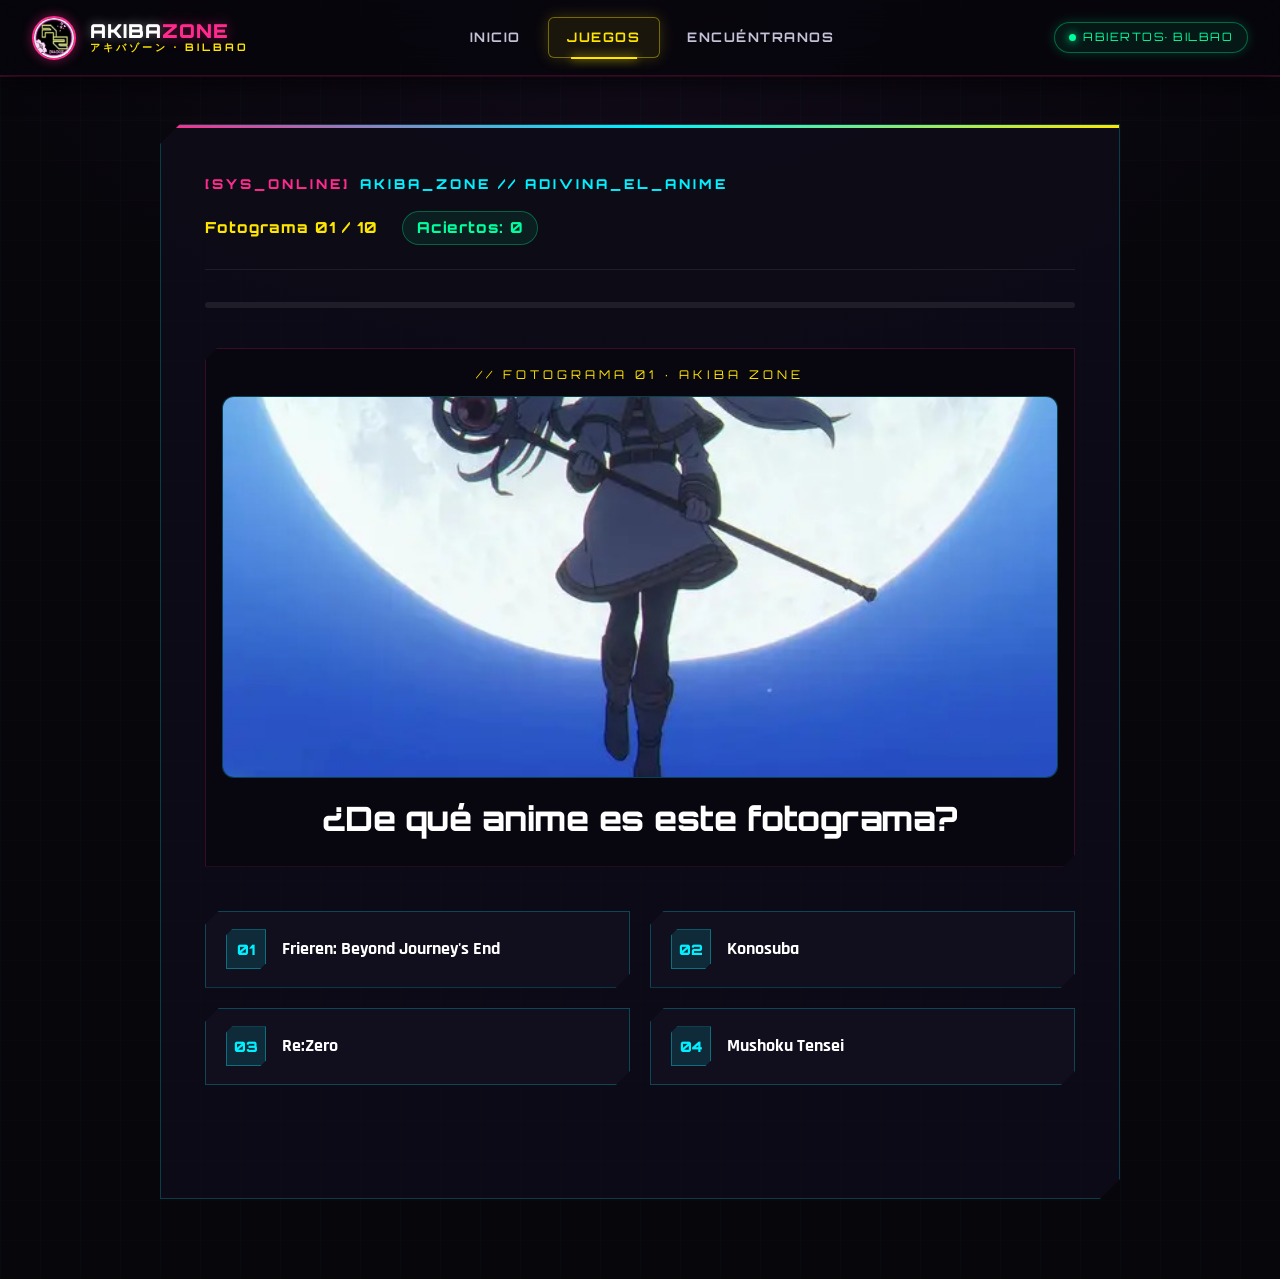
<file: juegoFrame.html>
<!DOCTYPE html>
<html lang="es">

<head>
  <meta charset="UTF-8">
  <meta name="viewport" content="width=device-width, initial-scale=1">
  <title>Adivina el Anime - Akiba Zone</title>
  <link rel="stylesheet" href="styles.css">
  <link rel="icon" type="image/png" href="res/logo.png">
  <link rel="stylesheet" href="https://cdnjs.cloudflare.com/ajax/libs/font-awesome/6.5.2/css/all.min.css">
</head>

<body class="page-quiz">

  <!-- ================= NAVBAR ================= -->
  <header class="navbar">
    <a href="index.html" class="navbar__logo">
      <img class="navbar__logo-img" src="res/logo.png" alt="Akiba Zone Logo">
      <div class="navbar__logo-text">
        <span class="navbar__logo-title">AKIBA<span>ZONE</span></span>
        <span class="navbar__logo-sub">アキバゾーン · Bilbao</span>
      </div>
    </a>

    <!-- Centered navigation buttons -->
    <nav class="navbar__nav">
      <a href="index.html">Inicio</a>
      <a href="juegos.html" class="is-active">Juegos</a>
      <a href="encuentranos.html">Encuéntranos</a>
    </nav>

    <div class="navbar__status">
      <div class="navbar__badge">
        <span class="navbar__badge-dot"></span>
        <span>ABIERTOS· BILBAO</span>
      </div>
    </div>
  </header>

  <main class="game">
    <div class="game__inner">

      <div class="quiz-terminal">

        <!-- TERMINAL HUD HEADER -->
        <div class="quiz-header">
          <div class="quiz-badge-title">
            <span>[SYS_ONLINE]</span> AKIBA_ZONE // ADIVINA_EL_ANIME
          </div>
          <div class="quiz-hud-meta">
            <span class="quiz-hud-counter" id="counter">Fotograma 01 / 10</span>
            <span class="quiz-hud-score" id="score">Aciertos: 0</span>
          </div>
        </div>

        <!-- PROGRESS BAR -->
        <div class="quiz-progress-bar">
          <div class="quiz-progress-fill" id="progressFill"></div>
        </div>

        <!-- ESCENARIO DE JUEGO (ACTIVO) -->
        <section id="stage">

          <div class="quiz-question-card quiz-question-card--frame">
            <p class="quiz-question-num" id="frameBadge">// FOTOGRAMA 01</p>
            <div class="quiz-frame">
              <img id="frameImg" src="" alt="Fotograma del anime a adivinar">
            </div>
            <h1 class="quiz-question-title">¿De qué anime es este fotograma?</h1>
          </div>

          <!-- OPCIONES -->
          <div class="quiz-answers-grid" id="answers"></div>

          <p class="quiz-feedback" id="feedback"></p>
        </section>

        <!-- RESULTADO FINAL -->
        <section class="quiz-result" id="result" hidden>
          <p class="quiz-result__rank-tag" id="rankBadge">Calculando...</p>
          <div class="quiz-result__score-wrap">
            <p class="quiz-result__score" id="finalScore">0</p>
            <p class="quiz-result__of" id="finalOf">de 10 aciertos</p>
          </div>
          <h2 class="quiz-result__title" id="finalTitle">Calculando...</h2>
          <p class="quiz-result__msg" id="finalMsg">Calculando...</p>

          <div class="quiz-result__actions">
            <button class="btn btn--primary" id="replayBtn">Jugar otra vez</button>
            <a class="btn btn--ghost" href="juegos.html">Volver a juegos</a>
          </div>
        </section>

      </div>

    </div>
  </main>

  <script>
    /* ============================================================
       BANCO DE FOTOGRAMAS (FRAME POOL)
       ============================================================ */
    const FRAME_POOL = [
      /* 01 - Cyberpunk: Edgerunners */
      {
        image: "res/frames/cyberpunkedgerunners.jpg",
        answers: [
          { text: "Cyberpunk: Edgerunners", correct: true },
          { text: "Akudama Drive", correct: false },
          { text: "Psycho-Pass", correct: false },
          { text: "Ghost in the Shell", correct: false }
        ]
      },
      /* 02 - Dandadan */
      {
        image: "res/frames/dandadan.jpg",
        answers: [
          { text: "Dandadan", correct: true },
          { text: "Mob Psycho 100", correct: false },
          { text: "Chainsaw Man", correct: false },
          { text: "Jujutsu Kaisen", correct: false }
        ]
      },
      /* 03 - Demon Slayer */
      {
        image: "res/frames/demonslayer.jpg",
        answers: [
          { text: "Kimetsu no Yaiba", correct: true },
          { text: "Jujutsu Kaisen", correct: false },
          { text: "Chainsaw Man", correct: false },
          { text: "Fire Force", correct: false }
        ]
      },
      /* 04 - Dragon Ball */
      {
        image: "res/frames/dragonball.jpg",
        answers: [
          { text: "Dragon Ball", correct: true },
          { text: "Naruto", correct: false },
          { text: "One Piece", correct: false },
          { text: "Yu-Gi-Oh!", correct: false }
        ]
      },
      /* 05 - Dr. Stone */
      {
        image: "res/frames/drstone.jpg",
        answers: [
          { text: "Dr. Stone", correct: true },
          { text: "Steins;Gate", correct: false },
          { text: "Cells at Work!", correct: false },
          { text: "Made in Abyss", correct: false }
        ]
      },
      /* 06 - Elfen Lied */
      {
        image: "res/frames/elfenlied.jpg",
        answers: [
          { text: "Elfen Lied", correct: true },
          { text: "Tokyo Ghoul", correct: false },
          { text: "Monster", correct: false },
          { text: "Parasyte", correct: false }
        ]
      },
      /* 07 - Fire Force */
      {
        image: "res/frames/fireforce.jpg",
        answers: [
          { text: "Fire Force", correct: true },
          { text: "Kimetsu no Yaiba", correct: false },
          { text: "Jujutsu Kaisen", correct: false },
          { text: "Blue Exorcist", correct: false }
        ]
      },
      /* 08 - Fullmetal Alchemist Brotherhood */
      {
        image: "res/frames/fmab.jpg",
        answers: [
          { text: "Fullmetal Alchemist: Brotherhood", correct: true },
          { text: "Hunter x Hunter", correct: false },
          { text: "Monster", correct: false },
          { text: "Berserk", correct: false }
        ]
      },
      /* 09 - Frieren */
      {
        image: "res/frames/frieren.jpg",
        answers: [
          { text: "Frieren: Beyond Journey's End", correct: true },
          { text: "Mushoku Tensei", correct: false },
          { text: "Re:Zero", correct: false },
          { text: "Konosuba", correct: false }
        ]
      },
      /* 10 - Haikyuu!! */
      {
        image: "res/frames/haikyuu.jpg",
        answers: [
          { text: "Haikyuu!!", correct: true },
          { text: "Kuroko no Basket", correct: false },
          { text: "Yuri!!! on Ice", correct: false },
          { text: "Free!", correct: false }
        ]
      },
      /* 11 - Horimiya */
      {
        image: "res/frames/horimiya.jpg",
        answers: [
          { text: "Horimiya", correct: true },
          { text: "Toradora!", correct: false },
          { text: "Kaguya-sama: Love is War", correct: false },
          { text: "My Dress-Up Darling", correct: false }
        ]
      },
      /* 12 - Hunter x Hunter */
      {
        image: "res/frames/hunterxhunter.jpg",
        answers: [
          { text: "Hunter x Hunter", correct: true },
          { text: "Fullmetal Alchemist", correct: false },
          { text: "Naruto", correct: false },
          { text: "Yu Yu Hakusho", correct: false }
        ]
      },
      /* 13 - JoJo's Bizarre Adventure: Golden Wind */
      {
        image: "res/frames/jojosgoldenwind.jpg",
        answers: [
          { text: "JoJo's Bizarre Adventure: Golden Wind", correct: true },
          { text: "Dragon Ball", correct: false },
          { text: "Fist of the North Star", correct: false },
          { text: "Bleach", correct: false }
        ]
      },
      /* 14 - Mob Psycho 100 */
      {
        image: "res/frames/mobpsycho.jpg",
        answers: [
          { text: "Mob Psycho 100", correct: true },
          { text: "One Punch Man", correct: false },
          { text: "Dandadan", correct: false },
          { text: "The Disastrous Life of Saiki K.", correct: false }
        ]
      },
      /* 15 - Monster */
      {
        image: "res/frames/monster.jpg",
        answers: [
          { text: "Monster", correct: true },
          { text: "Death Note", correct: false },
          { text: "Steins;Gate", correct: false },
          { text: "Psycho-Pass", correct: false }
        ]
      },
      /* 16 - My Hero Academia */
      {
        image: "res/frames/myheroacademia.jpg",
        answers: [
          { text: "My Hero Academia", correct: true },
          { text: "One Punch Man", correct: false },
          { text: "Tiger & Bunny", correct: false },
          { text: "Naruto", correct: false }
        ]
      },
      /* 17 - Naruto */
      {
        image: "res/frames/naruto.jpg",
        answers: [
          { text: "Naruto", correct: true },
          { text: "Dragon Ball", correct: false },
          { text: "One Piece", correct: false },
          { text: "Bleach", correct: false }
        ]
      },
      /* 18 - One Piece */
      {
        image: "res/frames/onepiece.jpg",
        answers: [
          { text: "One Piece", correct: true },
          { text: "Naruto", correct: false },
          { text: "Dragon Ball", correct: false },
          { text: "Fairy Tail", correct: false }
        ]
      },
      /* 19 - Ranma 1/2 */
      {
        image: "res/frames/ranma.jpg",
        answers: [
          { text: "Ranma ½", correct: true },
          { text: "Inuyasha", correct: false },
          { text: "Urusei Yatsura", correct: false },
          { text: "Maison Ikkoku", correct: false }
        ]
      },
      /* 20 - Sword Art Online */
      {
        image: "res/frames/sao.jpg",
        answers: [
          { text: "Sword Art Online", correct: true },
          { text: "Log Horizon", correct: false },
          { text: "Overlord", correct: false },
          { text: ".hack//Sign", correct: false }
        ]
      },
      /* 21 - Solo Leveling */
      {
        image: "res/frames/sololeveling.jpg",
        answers: [
          { text: "Solo Leveling", correct: true },
          { text: "Tower of God", correct: false },
          { text: "The God of High School", correct: false },
          { text: "Sword Art Online", correct: false }
        ]
      },
      /* 22 - Spy x Family */
      {
        image: "res/frames/spyxfamily.jpg",
        answers: [
          { text: "Spy x Family", correct: true },
          { text: "Horimiya", correct: false },
          { text: "Kaguya-sama: Love is War", correct: false },
          { text: "Hinamatsuri", correct: false }
        ]
      },
      /* 23 - Steins;Gate */
      {
        image: "res/frames/steinsgate.jpg",
        answers: [
          { text: "Steins;Gate", correct: true },
          { text: "Re:Zero", correct: false },
          { text: "Erased", correct: false },
          { text: "Charlotte", correct: false }
        ]
      },
      /* 24 - Tokyo Ghoul */
      {
        image: "res/frames/tokyoghoul.jpg",
        answers: [
          { text: "Tokyo Ghoul", correct: true },
          { text: "Parasyte", correct: false },
          { text: "Ajin: Demi-Human", correct: false },
          { text: "Elfen Lied", correct: false }
        ]
      },
      /* 25 - Vinland Saga */
      {
        image: "res/frames/vinland.jpg",
        answers: [
          { text: "Vinland Saga", correct: true },
          { text: "Berserk", correct: false },
          { text: "Claymore", correct: false },
          { text: "Attack on Titan", correct: false }
        ]
      },
      /* 26 - Yu-Gi-Oh! */
      {
        image: "res/frames/yugioh.jpg",
        answers: [
          { text: "Yu-Gi-Oh!", correct: true },
          { text: "Dragon Ball", correct: false },
          { text: "Beyblade", correct: false },
          { text: "Pokémon", correct: false }
        ]
      },
      /* 27 - Yuri!!! on Ice */
      {
        image: "res/frames/yurionice.jpg",
        answers: [
          { text: "Yuri!!! on Ice", correct: true },
          { text: "Haikyuu!!", correct: false },
          { text: "Free!", correct: false },
          { text: "Kuroko no Basket", correct: false }
        ]
      }
    ];

    /* ============================================================
       CONFIGURACIÓN DEL JUEGO
       ============================================================ */
    const FRAMES_PER_GAME = 10;
    const LABELS = ['01', '02', '03', '04'];

    let sessionFrames = [];
    let currentIndex = 0;
    let score = 0;
    let isLocked = false;

    /* Referencias del DOM */
    const dom = {
      counter: document.getElementById('counter'),
      score: document.getElementById('score'),
      progressFill: document.getElementById('progressFill'),
      stage: document.getElementById('stage'),
      frameBadge: document.getElementById('frameBadge'),
      frameImg: document.getElementById('frameImg'),
      answers: document.getElementById('answers'),
      feedback: document.getElementById('feedback'),
      result: document.getElementById('result'),
      rankBadge: document.getElementById('rankBadge'),
      finalScore: document.getElementById('finalScore'),
      finalOf: document.getElementById('finalOf'),
      finalTitle: document.getElementById('finalTitle'),
      finalMsg: document.getElementById('finalMsg'),
      replayBtn: document.getElementById('replayBtn')
    };

    /* Utilidad: Mezclar array (Fisher-Yates) */
    function shuffle(arr) {
      const a = arr.slice();
      for (let i = a.length - 1; i > 0; i--) {
        const j = Math.floor(Math.random() * (i + 1));
        [a[i], a[j]] = [a[j], a[i]];
      }
      return a;
    }

    function escapeHtml(str) {
      return String(str)
        .replace(/&/g, '&amp;')
        .replace(/</g, '&lt;')
        .replace(/>/g, '&gt;')
        .replace(/"/g, '&quot;');
    }

    /* Iniciar nueva sesión con 10 fotogramas aleatorios */
    function startQuizSession() {
      // Selecciona 10 fotogramas al azar del pool
      const shuffledPool = shuffle(FRAME_POOL);
      sessionFrames = shuffledPool.slice(0, Math.min(FRAMES_PER_GAME, shuffledPool.length));

      currentIndex = 0;
      score = 0;
      isLocked = false;

      dom.result.hidden = true;
      dom.stage.hidden = false;
      dom.progressFill.style.width = '0%';

      renderRound();
    }

    /* Actualizar HUD */
    function updateHud(answered = false) {
      const total = sessionFrames.length;
      const displayIndex = Math.min(currentIndex + 1, total);
      const padIndex = String(displayIndex).padStart(2, '0');
      dom.counter.textContent = `Fotograma ${padIndex} / ${total}`;
      dom.score.textContent = `Aciertos: ${score}`;

      const progress = ((currentIndex + (answered ? 1 : 0)) / total) * 100;
      dom.progressFill.style.width = progress + '%';
    }

    /* Renderizar ronda actual */
    function renderRound() {
      isLocked = false;
      const round = sessionFrames[currentIndex];

      updateHud(false);

      dom.frameBadge.textContent = `// FOTOGRAMA ${String(currentIndex + 1).padStart(2, '0')} · AKIBA ZONE`;
      dom.frameImg.src = round.image;
      dom.frameImg.alt = `Fotograma ${currentIndex + 1} del anime a adivinar`;

      dom.feedback.textContent = '';
      dom.feedback.className = 'quiz-feedback';

      dom.answers.className = 'quiz-answers-grid';
      dom.answers.innerHTML = '';

      // Barajar las 4 opciones
      const shuffledAnswers = shuffle(round.answers);

      shuffledAnswers.forEach((ans, idx) => {
        const btn = document.createElement('button');
        btn.type = 'button';
        btn.className = 'quiz-opt';
        btn.innerHTML = `
          <span class="quiz-opt__badge">${LABELS[idx] || (idx + 1)}</span>
          <span class="quiz-opt__text">${escapeHtml(ans.text)}</span>
        `;

        btn.addEventListener('click', () => handleSelectAnswer(btn, ans, shuffledAnswers));
        dom.answers.appendChild(btn);
      });
    }

    /* Selección de respuesta */
    function handleSelectAnswer(selectedBtn, answer, allAnswers) {
      if (isLocked) return;
      isLocked = true;

      dom.answers.classList.add('is-locked');
      const buttons = Array.from(dom.answers.children);

      if (answer.correct) {
        selectedBtn.classList.add('is-correct');
        score++;
        dom.feedback.textContent = '[RESPUESTA CORRECTA]';
        dom.feedback.className = 'quiz-feedback ok';
      } else {
        selectedBtn.classList.add('is-wrong');
        // Revelar la opción correcta en verde
        buttons.forEach((b, i) => {
          if (allAnswers[i].correct) {
            b.classList.add('is-correct');
          }
        });
        const rightAnswerText = allAnswers.find(a => a.correct).text;
        dom.feedback.textContent = `[RESPUESTA INCORRECTA // Correcta: ${rightAnswerText}]`;
        dom.feedback.className = 'quiz-feedback ko';
      }

      updateHud(true);

      // Transición automática a la siguiente ronda
      setTimeout(() => {
        currentIndex++;
        if (currentIndex >= sessionFrames.length) {
          showFinalResult();
        } else {
          renderRound();
        }
      }, 1600);
    }

    /* Pantalla de resultados */
    function showFinalResult() {
      dom.progressFill.style.width = '100%';
      dom.counter.textContent = 'COMPLETADO';
      dom.score.textContent = `Aciertos: ${score}`;

      dom.stage.hidden = true;
      dom.result.hidden = false;

      dom.finalScore.textContent = score;
      dom.finalOf.textContent = `de ${sessionFrames.length} aciertos`;

      const ratio = score / sessionFrames.length;
      let rank, title, msg;

      if (ratio === 1) {
        rank = '// COMPLETADO · RANGO S';
        title = '¡Eres un verdadero otaku!';
        msg = 'Reconoces un fotograma hasta con los ojos cerrados. 10 de 10, ¡perfecto!';
      } else if (ratio >= 0.8) {
        rank = '// COMPLETADO · RANGO A';
        title = '¡Muy buen ojo!';
        msg = 'Tienes la retina entrenada. Poco se te escapa, ¡casi perfecto!';
      } else if (ratio >= 0.6) {
        rank = '// COMPLETADO · RANGO B';
        title = '¡Buen trabajo!';
        msg = 'Has acertado la mayoría. Alguno se te ha escapado, pero vas por buen camino.';
      } else if (ratio >= 0.4) {
        rank = '// COMPLETADO · RANGO C';
        title = 'Toca maratón';
        msg = 'Un fin de semana de anime y esto cambia por completo. ¡Sigue entrenando ese ojo!';
      } else {
        rank = '// COMPLETADO · RANGO D';
        title = 'Cero absoluto';
        msg = 'Pero oye, has jugado hasta el final. Eso ya es algo. ¡A ver más anime!';
      }

      dom.rankBadge.textContent = rank;
      dom.finalTitle.textContent = title;
      dom.finalMsg.textContent = msg;
    }

    /* Eventos */
    dom.replayBtn.addEventListener('click', startQuizSession);

    /* Arranque automático */
    startQuizSession();
  </script>
</body>

</html>
</file>
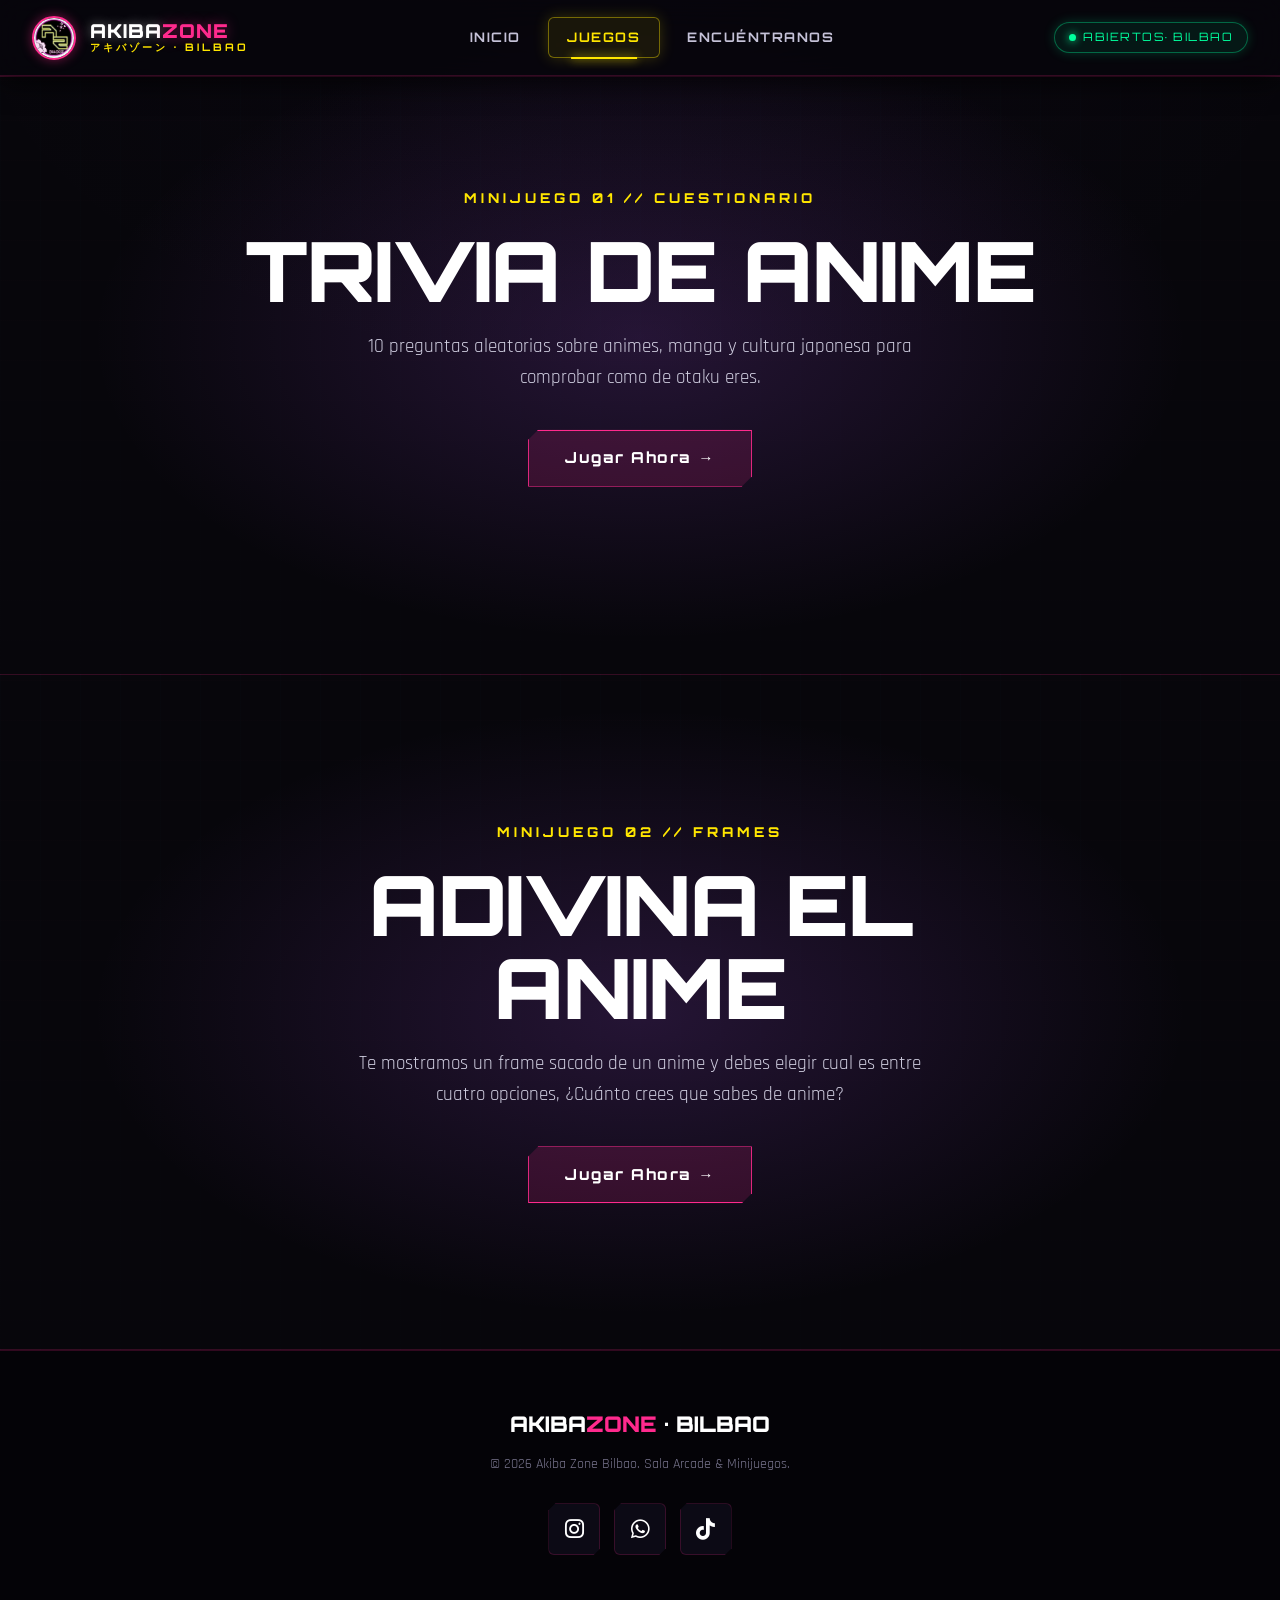
<file: juegos.html>
<!DOCTYPE html>
<html lang="es">

<head>
  <meta charset="UTF-8">
  <meta name="viewport" content="width=device-width, initial-scale=1">
  <title>Juegos y cuestionarios</title>
  <link rel="stylesheet" href="styles.css">
  <link rel="icon" type="image/png" href="res/logo.png">
  <link rel="stylesheet" href="https://cdnjs.cloudflare.com/ajax/libs/font-awesome/6.5.2/css/all.min.css">
</head>

<body class="page-juegos">

  <!-- ================= NAVBAR ================= -->
  <header class="navbar">
    <a href="index.html" class="navbar__logo">
      <img class="navbar__logo-img" src="res/logo.png" alt="Akiba Zone Logo">
      <div class="navbar__logo-text">
        <span class="navbar__logo-title">AKIBA<span>ZONE</span></span>
        <span class="navbar__logo-sub">アキバゾーン · Bilbao</span>
      </div>
    </a>

    <!-- Centered navigation buttons -->
    <nav class="navbar__nav">
      <a href="index.html">Inicio</a>
      <a href="juegos.html" class="is-active">Juegos</a>
      <a href="encuentranos.html">Encuéntranos</a>
    </nav>

    <div class="navbar__status">
      <div class="navbar__badge">
        <span class="navbar__badge-dot"></span>
        <span>ABIERTOS· BILBAO</span>
      </div>
    </div>
  </header>

  <main>

    <!-- ===== BANDA 1 · QUIZ ===== -->
    <section class="band">
      <div class="band__bg"
        style="background-image:url('https://images.unsplash.com/photo-1542051841857-5f90071e7989?auto=format&fit=crop&w=1920&q=80')">
      </div>
      <div class="band__content">
        <p class="band__kicker">Minijuego 01 // CUESTIONARIO</p>
        <h2 class="band__title">TRIVIA DE ANIME</h2>
        <p class="band__desc">10 preguntas aleatorias sobre animes, manga y cultura japonesa para comprobar como de
          otaku eres.</p>
        <span class="band__cta">Jugar Ahora →</span>
      </div>
      <a class="band__link" href="juegoCuestionario.html" aria-label="Jugar a Trivia Akiba 2.0"></a>
    </section>

    <!-- ===== BANDA 2 · ANIME ===== -->
    <section class="band">
      <div class="band__bg"
        style="background-image:url('https://images.unsplash.com/photo-1578632767115-351597cf2477?auto=format&fit=crop&w=1920&q=80')">
      </div>
      <div class="band__content">
        <p class="band__kicker">Minijuego 02 // FRAMES</p>
        <h2 class="band__title">Adivina el Anime</h2>
        <p class="band__desc">Te mostramos un frame sacado de un anime y debes elegir cual es entre cuatro opciones,
          ¿Cuánto crees que sabes de anime?</p>
        <span class="band__cta">Jugar Ahora →</span>
      </div>
      <a class="band__link" href="juegoFrame.html" aria-label="Jugar a Adivina el Anime"></a>
    </section>

    <!-- 
    <section class="band">
      <div class="band__bg"
        style="background-image:url('https://images.unsplash.com/photo-1607604276583-eef5d076aa5f?auto=format&fit=crop&w=1920&q=80')">
      </div>
      <div class="band__content">
        <p class="band__kicker">Minijuego 03 // PRECIOS</p>
        <h2 class="band__title">Adivina el Precio</h2>
        <p class="band__desc">Te enseñamos algunas de nuestras figuras y debes adivinar cuanto crees que cuestan, ¡así
          te harás una idea sobre nuestros precios!</p>
        <span class="band__cta">Jugar Ahora →</span>
      </div>
      <a class="band__link" href="juegoPrecio.html" aria-label="Jugar a Adivina el Precio"></a>
    </section> -->

  </main>

  <footer class="footer">
    <div class="container">
      <div class="footer-logo">AKIBA<span>ZONE</span> · BILBAO</div>

      <p class="footer-copy">© 2026 Akiba Zone Bilbao. Sala Arcade & Minijuegos.</p>

      <div class="footer-socials">
        <a href="https://www.instagram.com/akibazonebilbao/" target="_blank" rel="noopener noreferrer"
          class="footer-social footer-social--instagram" aria-label="Instagram">
          <i class="fa-brands fa-instagram"></i>
        </a>

        <a href="https://www.whatsapp.com/channel/0029Vb4Artc3LdQeFTmNYk1y" target="_blank" rel="noopener noreferrer"
          class="footer-social footer-social--whatsapp" aria-label="WhatsApp">
          <i class="fa-brands fa-whatsapp"></i>
        </a>

        <a href="https://www.tiktok.com/@akibazonebilbao" target="_blank" rel="noopener noreferrer"
          class="footer-social footer-social--tiktok" aria-label="TikTok">
          <i class="fa-brands fa-tiktok"></i>
        </a>
      </div>
    </div>
  </footer>

</body>

</html>
</file>
<file: styles.css>
@import url('https://fonts.googleapis.com/css2?family=Orbitron:wght@500;700;800;900&family=Rajdhani:wght@500;600;700&display=swap');

/* ============================================================
   1. RESET & CYBER VARIABLES
   ============================================================ */
*,
*::before,
*::after {
  box-sizing: border-box;
  margin: 0;
  padding: 0;
}

:root {
  --bg: #07060b;
  --bg-deep: #040307;
  --bg-soft: #0e0c18;
  --bg-card: rgba(16, 13, 28, 0.82);
  --bg-card-hover: rgba(25, 20, 44, 0.92);
  --fg: #f5f5f7;
  --muted: #9f9cb2;
  --accent: #ff2a8d;
  --accent-glow: rgba(255, 42, 141, 0.45);
  --neon-yellow: #ffe600;
  --neon-yellow-glow: rgba(255, 230, 0, 0.4);
  --neon-cyan: #00f0ff;
  --neon-cyan-glow: rgba(0, 240, 255, 0.35);
  --neon-purple: #9d4edd;
  --line: rgba(255, 42, 141, 0.18);
  --line-cyan: rgba(0, 240, 255, 0.22);
  --nav-h: 76px;
  --max: 1240px;

  --ok: #00ff9d;
  --ko: #ff2a5f;
  --warn: #ffe600;

  --font-display: 'Orbitron', -apple-system, sans-serif;
  --font-body: 'Rajdhani', system-ui, -apple-system, sans-serif;
}

html {
  scroll-behavior: smooth;
  scroll-padding-top: calc(var(--nav-h) + 16px);
  -webkit-text-size-adjust: 100%;
  text-size-adjust: 100%;
}

body {
  font-family: var(--font-body);
  background-color: var(--bg);
  background-image:
    linear-gradient(rgba(255, 42, 141, 0.02) 1px, transparent 1px),
    linear-gradient(90deg, rgba(0, 240, 255, 0.02) 1px, transparent 1px),
    radial-gradient(ellipse 900px 500px at 50% 0%, rgba(157, 78, 221, 0.08), transparent 75%);
  background-size: 40px 40px, 40px 40px, 100% 100%;
  color: var(--fg);
  line-height: 1.6;
  -webkit-font-smoothing: antialiased;
  overflow-x: hidden;
  font-size: 1.05rem;
  min-height: 100vh;
}

img,
video {
  display: block;
  max-width: 100%;
}

a {
  color: inherit;
  text-decoration: none;
}

ul {
  list-style: none;
}

button {
  font: inherit;
  color: inherit;
  border: 0;
  background: none;
  cursor: pointer;
}

input,
textarea,
select {
  font: inherit;
}

[hidden] {
  display: none !important;
}

.container {
  width: 100%;
  max-width: var(--max);
  margin-inline: auto;
  padding-inline: 2rem;
}

/* Cyber decorative kanji pill */
.jp-tag {
  font-family: var(--font-display);
  font-size: 0.72rem;
  letter-spacing: 3px;
  text-transform: uppercase;
  color: var(--neon-yellow);
  text-shadow: 0 0 10px var(--neon-yellow-glow);
  display: inline-flex;
  align-items: center;
  gap: 0.5rem;
  flex-wrap: wrap;
}

.jp-tag::before {
  content: "///";
  color: var(--accent);
  letter-spacing: 1px;
}

/* ============================================================
   2. NAVBAR  (fixed on desktop / stacked on mobile)
   ============================================================ */
.navbar {
  position: fixed;
  inset: 0 0 auto 0;
  height: var(--nav-h);
  z-index: 100;
  display: flex;
  align-items: center;
  justify-content: space-between;
  gap: 1rem;
  padding-inline: 2rem;
  background: rgba(7, 6, 11, 0.82);
  backdrop-filter: blur(16px);
  -webkit-backdrop-filter: blur(16px);
  border-bottom: 1px solid var(--line);
  box-shadow: 0 4px 30px rgba(0, 0, 0, 0.8), 0 1px 0 rgba(255, 42, 141, 0.25);
}

.navbar__logo {
  display: flex;
  align-items: center;
  gap: 0.85rem;
  font-family: var(--font-display);
  font-size: 1.25rem;
  font-weight: 800;
  letter-spacing: 1px;
  white-space: nowrap;
  flex: 0 0 auto;
}

.navbar__logo-img {
  width: 44px;
  height: 44px;
  border-radius: 50%;
  object-fit: cover;
  border: 2px solid var(--accent);
  box-shadow: 0 0 12px var(--accent-glow);
  transition: transform 0.3s ease, box-shadow 0.3s ease;
  flex-shrink: 0;
}

.navbar__logo:hover .navbar__logo-img {
  transform: rotate(15deg) scale(1.08);
  box-shadow: 0 0 20px var(--neon-yellow-glow);
  border-color: var(--neon-yellow);
}

.navbar__logo-text {
  display: flex;
  flex-direction: column;
  line-height: 1.1;
}

.navbar__logo-title {
  color: #fff;
  font-size: 1.2rem;
  font-weight: 900;
  text-shadow: 0 0 12px rgba(255, 255, 255, 0.4);
}

.navbar__logo-title span {
  color: var(--accent);
  text-shadow: 0 0 14px var(--accent-glow);
}

.navbar__logo-sub {
  font-size: 0.65rem;
  letter-spacing: 3px;
  color: var(--neon-yellow);
  font-weight: 700;
  text-transform: uppercase;
}

.navbar__nav {
  display: flex;
  align-items: center;
  gap: 0.5rem;
  margin-inline: auto;
}

.navbar__nav a {
  display: inline-flex;
  align-items: center;
  gap: 0.4rem;
  font-family: var(--font-display);
  font-size: 0.82rem;
  font-weight: 700;
  letter-spacing: 1.5px;
  text-transform: uppercase;
  padding: 0.55rem 1.15rem;
  color: #c5c2d8;
  border-radius: 6px;
  border: 1px solid transparent;
  transition: all 0.25s ease;
  position: relative;
  min-height: 40px;
}

.navbar__nav a::after {
  content: "";
  position: absolute;
  bottom: -2px;
  left: 50%;
  transform: translateX(-50%) scaleX(0);
  width: 60%;
  height: 2px;
  background: var(--accent);
  box-shadow: 0 0 8px var(--accent);
  transition: transform 0.25s ease;
}

.navbar__nav a:hover {
  color: #fff;
  background: rgba(255, 42, 141, 0.09);
  border-color: rgba(255, 42, 141, 0.35);
  box-shadow: 0 0 15px rgba(255, 42, 141, 0.15);
}

.navbar__nav a:hover::after {
  transform: translateX(-50%) scaleX(1);
}

.navbar__nav a.is-active {
  color: var(--neon-yellow);
  background: rgba(255, 230, 0, 0.08);
  border-color: rgba(255, 230, 0, 0.4);
  box-shadow: 0 0 15px rgba(255, 230, 0, 0.2);
}

.navbar__nav a.is-active::after {
  background: var(--neon-yellow);
  box-shadow: 0 0 10px var(--neon-yellow);
  transform: translateX(-50%) scaleX(1);
}

.navbar__status {
  display: flex;
  align-items: center;
  gap: 0.6rem;
  flex: 0 0 auto;
}

.navbar__badge {
  font-family: var(--font-display);
  font-size: 0.72rem;
  letter-spacing: 1.5px;
  text-transform: uppercase;
  color: var(--ok);
  background: rgba(0, 255, 157, 0.08);
  border: 1px solid rgba(0, 255, 157, 0.35);
  padding: 0.35rem 0.85rem;
  border-radius: 999px;
  display: flex;
  align-items: center;
  gap: 0.45rem;
  box-shadow: 0 0 12px rgba(0, 255, 157, 0.2);
  white-space: nowrap;
}

.navbar__badge-dot {
  width: 7px;
  height: 7px;
  border-radius: 50%;
  background: var(--ok);
  box-shadow: 0 0 8px var(--ok);
  animation: pulse-dot 1.8s infinite;
  flex-shrink: 0;
}

@keyframes pulse-dot {

  0%,
  100% {
    opacity: 1;
    transform: scale(1);
  }

  50% {
    opacity: 0.4;
    transform: scale(0.8);
  }
}

/* ============================================================
   3. CYBER BUTTONS
   ============================================================ */
.btn {
  display: inline-flex;
  align-items: center;
  justify-content: center;
  gap: 0.6rem;
  padding: 0.9rem 2.2rem;
  min-height: 48px;
  font-family: var(--font-display);
  font-size: 0.9rem;
  font-weight: 800;
  letter-spacing: 1.5px;
  text-transform: uppercase;
  cursor: pointer;
  border: 1px solid transparent;
  clip-path: polygon(10px 0%, 100% 0%, 100% calc(100% - 10px), calc(100% - 10px) 100%, 0% 100%, 0% 10px);
  transition: all 0.25s ease;
  position: relative;
  text-decoration: none;
  text-align: center;
}

.btn:hover {
  transform: translateY(-2px);
}

.btn--primary {
  background: var(--accent);
  color: #fff;
  border-color: rgba(255, 255, 255, 0.4);
  box-shadow: 0 0 25px var(--accent-glow), 0 8px 20px -8px rgba(255, 42, 141, 0.8);
}

.btn--primary:hover {
  background: #ff479f;
  box-shadow: 0 0 35px rgba(255, 42, 141, 0.8), 0 10px 25px -5px rgba(255, 42, 141, 1);
  color: #fff;
}

.btn--yellow {
  background: var(--neon-yellow);
  color: #07060b;
  border-color: rgba(255, 255, 255, 0.6);
  box-shadow: 0 0 25px var(--neon-yellow-glow);
}

.btn--yellow:hover {
  background: #fff;
  box-shadow: 0 0 35px var(--neon-yellow);
}

.btn--ghost {
  border-color: rgba(0, 240, 255, 0.5);
  color: var(--neon-cyan);
  background: rgba(0, 240, 255, 0.05);
  box-shadow: 0 0 15px rgba(0, 240, 255, 0.15);
}

.btn--ghost:hover {
  background: var(--neon-cyan);
  color: #07060b;
  border-color: var(--neon-cyan);
  box-shadow: 0 0 30px var(--neon-cyan);
}

/* ============================================================
   4. INDEX: HERO
   ============================================================ */
.hero {
  position: relative;
  height: 100vh;
  height: 100dvh;
  min-height: 560px;
  display: grid;
  place-items: center;
  overflow: hidden;
  isolation: isolate;
}

.hero__video {
  position: absolute;
  inset: 0;
  width: 100%;
  height: 100%;
  object-fit: cover;
  z-index: -2;
  filter: contrast(1.1) brightness(0.7) saturate(1.1);
}

.hero__overlay {
  position: absolute;
  inset: 0;
  z-index: -1;
  background:
    radial-gradient(circle at center, rgba(157, 78, 221, 0.18) 0%, transparent 70%),
    linear-gradient(180deg, rgba(7, 6, 11, 0.7) 0%, rgba(7, 6, 11, 0.4) 40%, rgba(7, 6, 11, 0.95) 100%);
}

.hero__content {
  position: relative;
  z-index: 1;
  text-align: center;
  padding: 0 1.5rem;
  max-width: 1040px;
  width: 100%;
}

.hero__tag {
  display: inline-block;
  font-family: var(--font-display);
  font-size: 0.85rem;
  letter-spacing: 4px;
  text-transform: uppercase;
  color: var(--neon-yellow);
  background: rgba(255, 230, 0, 0.12);
  border: 1px solid rgba(255, 230, 0, 0.35);
  padding: 0.45rem 1.25rem;
  border-radius: 999px;
  margin-bottom: 1.5rem;
  box-shadow: 0 0 20px rgba(255, 230, 0, 0.25);
}

.hero__title {
  font-family: var(--font-display);
  font-size: clamp(2.4rem, 10vw, 7.5rem);
  font-weight: 900;
  line-height: 0.95;
  letter-spacing: -1px;
  text-transform: uppercase;
  color: #fff;
  text-shadow: 0 0 50px var(--accent-glow), 0 0 20px rgba(255, 42, 141, 0.4);
}

.hero__title span {
  color: var(--accent);
  text-shadow: 0 0 45px var(--accent), 0 0 15px var(--accent);
}

.hero__subtitle {
  margin-top: 1.5rem;
  font-size: clamp(1rem, 2.2vw, 1.5rem);
  color: #e2e0ee;
  font-weight: 600;
  letter-spacing: 1px;
  max-width: 760px;
  margin-inline: auto;
}

.hero__subtitle em {
  font-style: normal;
  color: var(--neon-cyan);
  text-shadow: 0 0 10px var(--neon-cyan-glow);
}

.hero__actions {
  margin-top: 2.75rem;
  display: flex;
  flex-wrap: wrap;
  gap: 1.25rem;
  justify-content: center;
}

/* ============================================================
   5. INDEX: INTRODUCTION
   ============================================================ */
.intro {
  padding: 6.5rem 0 4.5rem;
  background: var(--bg);
  position: relative;
  border-bottom: 1px solid var(--line);
}

.intro__header {
  text-align: center;
  max-width: 900px;
  margin-inline: auto;
}

.intro__title {
  font-family: var(--font-display);
  font-size: clamp(1.6rem, 4.5vw, 3.2rem);
  font-weight: 900;
  line-height: 1.15;
  letter-spacing: 0.5px;
  text-transform: uppercase;
  margin-top: 0.85rem;
  color: #fff;
}

.intro__title span {
  color: var(--accent);
  text-shadow: 0 0 20px var(--accent-glow);
}

.intro__text {
  margin-top: 1.75rem;
  font-size: clamp(1rem, 2vw, 1.25rem);
  color: #cfcddf;
  line-height: 1.75;
  font-weight: 500;
}

.intro__features {
  display: grid;
  grid-template-columns: repeat(auto-fit, minmax(220px, 1fr));
  gap: 1.5rem;
  margin-top: 3.5rem;
}

.intro-pill {
  padding: 1.6rem 1.4rem;
  background: var(--bg-card);
  border: 1px solid var(--line);
  clip-path: polygon(10px 0, 100% 0, 100% calc(100% - 10px), calc(100% - 10px) 100%, 0 100%, 0 10px);
  text-align: center;
  transition: all 0.3s ease;
}

.intro-pill:hover {
  background: var(--bg-card-hover);
  border-color: var(--neon-cyan);
  box-shadow: 0 0 25px rgba(0, 240, 255, 0.2);
  transform: translateY(-4px);
}

.intro-pill__icon {
  font-size: 2rem;
  margin-bottom: 0.85rem;
  display: inline-block;
  filter: drop-shadow(0 0 8px var(--accent-glow));
}

.intro-pill__title {
  font-family: var(--font-display);
  font-size: 1.05rem;
  font-weight: 800;
  color: #fff;
  letter-spacing: 0.5px;
}

.intro-pill__desc {
  font-size: 0.95rem;
  color: var(--muted);
  margin-top: 0.4rem;
}

/* ============================================================
   6. EXTENDED SHOWCASE SECTIONS (INDEX)
   ============================================================ */
.showcase-sec {
  padding: 5.5rem 0;
  position: relative;
  overflow: hidden;
  border-bottom: 1px solid var(--line);
}

.showcase-sec:nth-child(even) {
  background: linear-gradient(180deg, rgba(14, 12, 24, 0.4) 0%, rgba(7, 6, 11, 0.8) 100%);
}

.showcase-banner {
  display: grid;
  grid-template-columns: 1fr 1.1fr;
  gap: 3.5rem;
  align-items: center;
}

.showcase-sec--reverse .showcase-banner {
  grid-template-columns: 1.1fr 1fr;
}

.showcase-media {
  position: relative;
}

.showcase-frame {
  position: relative;
  border-radius: 12px;
  overflow: hidden;
  border: 1px solid var(--line-cyan);
  box-shadow: 0 20px 60px -20px rgba(0, 0, 0, 0.9), 0 0 30px rgba(0, 240, 255, 0.15);
  clip-path: polygon(15px 0, 100% 0, 100% calc(100% - 15px), calc(100% - 15px) 100%, 0 100%, 0 15px);
  background: #000;
}

.showcase-frame img {
  width: 100%;
  height: 440px;
  object-fit: cover;
  transition: transform 0.6s cubic-bezier(0.2, 0.8, 0.2, 1), filter 0.4s ease;
}

.showcase-frame:hover img {
  transform: scale(1.05);
}

.showcase-badge {
  position: absolute;
  top: 1.25rem;
  left: 1.25rem;
  font-family: var(--font-display);
  font-size: 0.72rem;
  letter-spacing: 2px;
  text-transform: uppercase;
  color: #fff;
  background: rgba(7, 6, 11, 0.88);
  border: 1px solid var(--accent);
  padding: 0.45rem 1rem;
  border-radius: 999px;
  backdrop-filter: blur(8px);
  box-shadow: 0 0 15px var(--accent-glow);
}

.showcase-content {
  width: 100%;
}

.showcase-title {
  font-family: var(--font-display);
  font-size: clamp(1.6rem, 3.8vw, 3rem);
  font-weight: 900;
  line-height: 1.15;
  letter-spacing: -0.5px;
  text-transform: uppercase;
  color: #fff;
  margin-top: 0.75rem;
}

.showcase-title span {
  color: var(--accent);
  text-shadow: 0 0 20px var(--accent-glow);
}

.showcase-desc {
  margin-top: 1.25rem;
  font-size: clamp(1rem, 1.6vw, 1.15rem);
  color: #d2d0df;
  line-height: 1.75;
}

.showcase-highlights {
  margin-top: 1.75rem;
  display: grid;
  grid-template-columns: 1fr 1fr;
  gap: 1rem;
}

.showcase-hl-item {
  display: flex;
  align-items: flex-start;
  gap: 0.75rem;
  font-size: 1.02rem;
  color: #c4c2d6;
}

.showcase-hl-bullet {
  color: var(--neon-yellow);
  font-family: var(--font-display);
  font-weight: 800;
  flex-shrink: 0;
}

.showcase-actions {
  margin-top: 2.25rem;
  display: flex;
  gap: 1rem;
  flex-wrap: wrap;
}

/* ============================================================
   7. INDEX: GAMES HUB TEASER
   ============================================================ */
.games-teaser {
  padding: 6.5rem 0;
  background: linear-gradient(180deg, var(--bg) 0%, #0d0a1c 50%, var(--bg) 100%);
  border-bottom: 1px solid var(--line);
}

.games-teaser__header {
  text-align: center;
  max-width: 800px;
  margin-inline: auto;
  margin-bottom: 3.5rem;
}

.games-grid {
  display: grid;
  grid-template-columns: repeat(2, 1fr);
  gap: 1.75rem;
}

.game-card {
  position: relative;
  background: var(--bg-card);
  border: 1px solid var(--line);
  clip-path: polygon(15px 0, 100% 0, 100% calc(100% - 15px), calc(100% - 15px) 100%, 0 100%, 0 15px);
  padding: 2.2rem 1.8rem;
  display: flex;
  flex-direction: column;
  justify-content: space-between;
  transition: all 0.3s ease;
}

.game-card:hover {
  background: var(--bg-card-hover);
  border-color: var(--accent);
  box-shadow: 0 0 35px var(--accent-glow);
  transform: translateY(-6px);
}

.game-card__num {
  font-family: var(--font-display);
  font-size: 0.8rem;
  letter-spacing: 3px;
  color: var(--neon-cyan);
  font-weight: 800;
  text-transform: uppercase;
}

.game-card__title {
  font-family: var(--font-display);
  font-size: clamp(1.3rem, 2.4vw, 1.55rem);
  font-weight: 900;
  color: #fff;
  margin-top: 0.6rem;
  letter-spacing: -0.5px;
}

.game-card__desc {
  margin-top: 0.85rem;
  font-size: 1rem;
  color: var(--muted);
  line-height: 1.55;
  flex-grow: 1;
}

.game-card__btn {
  margin-top: 1.75rem;
  width: 100%;
}

/* ============================================================
   8. INDEX: CONTACT INFO SECTION
   ============================================================ */
.index-contact {
  padding: 6.5rem 0;
  background: radial-gradient(circle at 50% 0%, rgba(255, 42, 141, 0.08), transparent 70%), var(--bg);
  border-bottom: 1px solid var(--line);
}

.index-contact__header {
  text-align: center;
  max-width: 820px;
  margin-inline: auto;
  margin-bottom: 3.5rem;
}

.index-contact__grid {
  display: grid;
  grid-template-columns: repeat(4, 1fr);
  gap: 1.5rem;
  margin-bottom: 3rem;
}

.contact-box {
  background: var(--bg-card);
  border: 1px solid var(--line);
  padding: 1.85rem 1.5rem;
  clip-path: polygon(10px 0, 100% 0, 100% calc(100% - 10px), calc(100% - 10px) 100%, 0 100%, 0 10px);
  text-align: center;
  transition: all 0.25s ease;
  min-height: 100%;
  display: flex;
  flex-direction: column;
  align-items: center;
  justify-content: flex-start;
}

.contact-box:hover {
  border-color: var(--neon-yellow);
  box-shadow: 0 0 20px var(--neon-yellow-glow);
  transform: translateY(-3px);
}

.contact-box__icon {
  font-size: 2rem;
  margin-bottom: 0.85rem;
  display: inline-block;
}

.contact-box__label {
  font-family: var(--font-display);
  font-size: 0.75rem;
  letter-spacing: 2px;
  text-transform: uppercase;
  color: var(--muted);
  font-weight: 700;
  margin-bottom: 0.5rem;
}

.contact-box__val {
  font-size: 1.05rem;
  font-weight: 700;
  color: #fff;
  line-height: 1.45;
}

.contact-box__val a {
  color: #fff;
  transition: color 0.2s ease;
}

.contact-box__val a:hover {
  color: var(--accent);
}

.index-contact__cta {
  background: linear-gradient(135deg, rgba(255, 42, 141, 0.12), rgba(0, 240, 255, 0.08));
  border: 1px solid var(--line);
  padding: 3rem 2rem;
  border-radius: 12px;
  clip-path: polygon(15px 0, 100% 0, 100% calc(100% - 15px), calc(100% - 15px) 100%, 0 100%, 0 15px);
  display: flex;
  justify-content: space-between;
  align-items: center;
  flex-wrap: wrap;
  gap: 2rem;
}

.index-contact__cta-text h3 {
  font-family: var(--font-display);
  font-size: clamp(1.2rem, 2.4vw, 1.7rem);
  font-weight: 900;
  color: #fff;
  letter-spacing: -0.5px;
}

.index-contact__cta-text p {
  color: #c4c2d6;
  margin-top: 0.5rem;
  font-size: 1.05rem;
}

/* ============================================================
   9. ENCUÉNTRANOS
   ============================================================ */
.page-hero {
  position: relative;
  padding: calc(var(--nav-h) + 5rem) 2rem 4.5rem;
  text-align: center;
  overflow: hidden;
  isolation: isolate;
  background:
    radial-gradient(800px 400px at 50% 10%, rgba(255, 42, 141, 0.16), transparent 75%),
    radial-gradient(600px 300px at 80% 90%, rgba(0, 240, 255, 0.12), transparent 70%),
    var(--bg);
  border-bottom: 1px solid var(--line);
}

.page-hero__kicker {
  font-family: var(--font-display);
  font-size: 0.85rem;
  letter-spacing: 4px;
  text-transform: uppercase;
  color: var(--neon-yellow);
  font-weight: 800;
  margin-bottom: 1.25rem;
}

.page-hero__title {
  font-family: var(--font-display);
  font-size: clamp(1.9rem, 7vw, 4.8rem);
  font-weight: 900;
  line-height: 1.05;
  letter-spacing: -1px;
  text-transform: uppercase;
  color: #fff;
  text-shadow: 0 0 35px var(--accent-glow);
}

.page-hero__title span {
  color: var(--accent);
}

.page-hero__subtitle {
  margin-top: 1.25rem;
  font-size: clamp(1rem, 2vw, 1.3rem);
  color: #cfcddf;
  max-width: 680px;
  margin-inline: auto;
  font-weight: 500;
}

.shop-gallery-sec {
  padding: 4.5rem 0 3rem;
}

.shop-gallery-grid {
  display: grid;
  grid-template-columns: 1fr 1fr;
  gap: 2rem;
}

.gallery-card {
  position: relative;
  border-radius: 12px;
  overflow: hidden;
  border: 1px solid var(--line);
  box-shadow: 0 20px 50px -20px rgba(0, 0, 0, 0.9);
  clip-path: polygon(15px 0, 100% 0, 100% calc(100% - 15px), calc(100% - 15px) 100%, 0 100%, 0 15px);
  background: #000;
}

.gallery-card img {
  width: 100%;
  height: 380px;
  object-fit: cover;
  transition: transform 0.5s ease;
}

.gallery-card:hover img {
  transform: scale(1.05);
}

.gallery-caption {
  position: absolute;
  bottom: 0;
  inset-inline: 0;
  padding: 1.5rem 1.75rem 1.25rem;
  background: linear-gradient(180deg, transparent 0%, rgba(7, 6, 11, 0.95) 80%);
  display: flex;
  justify-content: space-between;
  align-items: flex-end;
  gap: 0.75rem;
  flex-wrap: wrap;
}

.gallery-caption h4 {
  font-family: var(--font-display);
  font-size: clamp(1rem, 2vw, 1.2rem);
  color: #fff;
  font-weight: 800;
}

.gallery-caption p {
  font-size: 0.9rem;
  color: var(--neon-cyan);
}

.info-grid {
  max-width: var(--max);
  margin: 0 auto;
  padding: 2rem 2rem 4.5rem;
}

.info-card {
  padding: 2.2rem 1.8rem;
  background: var(--bg-card);
  border: 1px solid var(--line);
  clip-path: polygon(12px 0, 100% 0, 100% calc(100% - 12px), calc(100% - 12px) 100%, 0 100%, 0 12px);
  transition: all 0.25s ease;
}

.info-card:hover {
  border-color: var(--accent);
  box-shadow: 0 0 25px var(--accent-glow);
  transform: translateY(-4px);
  background: var(--bg-card-hover);
}

.info-card__icon {
  display: grid;
  place-items: center;
  width: 50px;
  height: 50px;
  border-radius: 10px;
  background: linear-gradient(135deg, var(--accent), var(--neon-purple));
  color: #fff;
  font-size: 1.5rem;
  margin-bottom: 1.25rem;
  box-shadow: 0 0 15px var(--accent-glow);
}

.info-card__label {
  font-family: var(--font-display);
  font-size: 0.75rem;
  letter-spacing: 2px;
  text-transform: uppercase;
  color: var(--muted);
  font-weight: 700;
  margin-bottom: 0.5rem;
}

.info-card__value {
  font-size: 1.15rem;
  font-weight: 700;
  line-height: 1.45;
  color: #fff;
}

.info-card__value a {
  color: #fff;
  transition: color 0.2s ease;
}

.info-card__value a:hover {
  color: var(--neon-yellow);
}

.map-section {
  max-width: var(--max);
  margin: 0 auto;
  padding: 0 2rem 5.5rem;
}

.map-section__header {
  display: flex;
  justify-content: space-between;
  align-items: flex-end;
  gap: 1.5rem;
  flex-wrap: wrap;
  margin-bottom: 2rem;
}

.map-section__title {
  font-family: var(--font-display);
  font-size: clamp(1.4rem, 3.8vw, 2.6rem);
  font-weight: 900;
  letter-spacing: -0.5px;
  color: #fff;
}

.map-section__note {
  font-family: var(--font-display);
  font-size: 0.92rem;
  letter-spacing: 1px;
  color: var(--neon-cyan);
}

.map-frame {
  position: relative;
  border-radius: 14px;
  overflow: hidden;
  border: 1px solid var(--line-cyan);
  box-shadow: 0 30px 80px -30px rgba(0, 0, 0, 1), 0 0 30px rgba(0, 240, 255, 0.15);
  background: #000;
  clip-path: polygon(15px 0, 100% 0, 100% calc(100% - 15px), calc(100% - 15px) 100%, 0 100%, 0 15px);
}

.map-frame iframe {
  width: 100%;
  height: clamp(320px, 55vh, 520px);
  border: 0;
  display: block;
  filter: contrast(1.1) invert(0.9) hue-rotate(180deg);
}

.map-frame__pin {
  position: absolute;
  top: 1.5rem;
  left: 1.5rem;
  right: 1.5rem;
  padding: 0.7rem 1.4rem;
  border-radius: 999px;
  background: rgba(7, 6, 11, 0.9);
  backdrop-filter: blur(12px);
  border: 1px solid var(--accent);
  font-family: var(--font-display);
  font-size: 0.82rem;
  font-weight: 800;
  letter-spacing: 1px;
  color: #fff;
  display: flex;
  align-items: center;
  gap: 0.6rem;
  pointer-events: none;
  box-shadow: 0 0 20px var(--accent-glow);
  max-width: max-content;
}

.map-frame__pin::before {
  content: "";
  width: 10px;
  height: 10px;
  border-radius: 50%;
  background: var(--accent);
  box-shadow: 0 0 12px var(--accent);
  animation: pulse-pin 1.8s infinite;
  flex-shrink: 0;
}

@keyframes pulse-pin {
  0% {
    box-shadow: 0 0 0 0 rgba(255, 42, 141, 0.7);
  }

  70% {
    box-shadow: 0 0 0 14px rgba(255, 42, 141, 0);
  }

  100% {
    box-shadow: 0 0 0 0 rgba(255, 42, 141, 0);
  }
}

.encuentranos-form-sec {
  max-width: var(--max);
  margin: 0 auto;
  padding: 0 2rem 6.5rem;
}

.form-wrapper-cyber {
  padding: 3.5rem 3rem;
  background: var(--bg-card);
  border: 1px solid var(--line);
  clip-path: polygon(20px 0, 100% 0, 100% calc(100% - 20px), calc(100% - 20px) 100%, 0 100%, 0 20px);
  position: relative;
  box-shadow: 0 25px 70px -20px rgba(0, 0, 0, 0.95);
}

.form-wrapper-cyber::before {
  content: "// TERMINAL: FORM_MESSAGE_DISPATCH";
  position: absolute;
  top: 1rem;
  right: 1.5rem;
  font-family: var(--font-display);
  font-size: 0.7rem;
  letter-spacing: 2px;
  color: var(--neon-cyan);
}

.form__title {
  font-family: var(--font-display);
  font-size: clamp(1.4rem, 3vw, 2rem);
  font-weight: 900;
  letter-spacing: -0.5px;
  color: #fff;
}

.form__intro {
  color: #cfcddf;
  font-size: 1.05rem;
  margin-top: 0.5rem;
  margin-bottom: 2.5rem;
}

.form__row {
  display: grid;
  grid-template-columns: 1fr 1fr;
  gap: 1.5rem;
  margin-bottom: 1.25rem;
}

.form__field {
  display: flex;
  flex-direction: column;
  gap: 0.5rem;
}

.form__field--full {
  grid-column: 1 / -1;
}

.form__label {
  font-family: var(--font-display);
  font-size: 0.8rem;
  font-weight: 700;
  letter-spacing: 1.5px;
  text-transform: uppercase;
  color: #c4c2d6;
}

.form__label span {
  color: var(--accent);
}

.form__input,
.form__textarea {
  width: 100%;
  padding: 1.1rem 1.25rem;
  border-radius: 6px;
  border: 1px solid rgba(255, 42, 141, 0.25);
  background: rgba(7, 6, 11, 0.85);
  color: #fff;
  font-family: var(--font-body);
  font-size: 1.05rem;
  outline: none;
  transition: all 0.25s ease;
}

.form__input::placeholder,
.form__textarea::placeholder {
  color: rgba(160, 156, 180, 0.45);
}

.form__input:focus,
.form__textarea:focus {
  border-color: var(--accent);
  box-shadow: 0 0 20px var(--accent-glow);
  background: rgba(18, 14, 30, 0.95);
}

.form__input.is-error,
.form__textarea.is-error {
  border-color: var(--ko);
  box-shadow: 0 0 15px rgba(255, 42, 95, 0.35);
}

.form__textarea {
  min-height: 160px;
  resize: vertical;
}

.form__error {
  font-family: var(--font-display);
  font-size: 0.78rem;
  font-weight: 700;
  color: var(--ko);
  min-height: 1.2em;
}

.form__submit {
  margin-top: 1.5rem;
  width: 100%;
  padding: 1.15rem 2.5rem;
}

.form-success {
  padding: 4rem 2rem;
  border-radius: 12px;
  background: rgba(10, 20, 20, 0.85);
  border: 1px solid var(--ok);
  text-align: center;
  box-shadow: 0 0 40px rgba(0, 255, 157, 0.25);
  animation: popIn 0.4s cubic-bezier(0.2, 0.8, 0.3, 1.1) both;
}

@keyframes popIn {
  from {
    opacity: 0;
    transform: translateY(14px) scale(0.97);
  }

  to {
    opacity: 1;
    transform: translateY(0) scale(1);
  }
}

.form-success__icon {
  display: grid;
  place-items: center;
  width: 72px;
  height: 72px;
  margin: 0 auto 1.5rem;
  border-radius: 50%;
  background: var(--ok);
  color: #07060b;
  font-size: 2.2rem;
  font-weight: 900;
  box-shadow: 0 0 30px var(--ok);
}

.form-success__title {
  font-family: var(--font-display);
  font-size: clamp(1.4rem, 3vw, 2rem);
  font-weight: 900;
  color: #fff;
  letter-spacing: -0.5px;
}

.form-success__msg {
  color: #c4c2d6;
  margin-top: 0.75rem;
  font-size: 1.15rem;
}

.form-success__actions {
  margin-top: 2.5rem;
  display: flex;
  gap: 1.25rem;
  justify-content: center;
  flex-wrap: wrap;
}

/* ============================================================
   10. QUIZ / MINIGAMES TERMINAL
   ============================================================ */
.page-quiz .game {
  min-height: 100vh;
  padding: calc(var(--nav-h) + 3rem) 1.5rem 5rem;
  display: flex;
  align-items: center;
  justify-content: center;
}

.page-quiz .game__inner {
  width: 100%;
  max-width: 960px;
}

.quiz-terminal {
  background: rgba(13, 11, 23, 0.92);
  border: 1px solid var(--line-cyan);
  clip-path: polygon(20px 0, 100% 0, 100% calc(100% - 20px), calc(100% - 20px) 100%, 0 100%, 0 20px);
  padding: 3rem 2.75rem;
  position: relative;
  box-shadow: 0 25px 80px -20px rgba(0, 0, 0, 1), 0 0 35px rgba(0, 240, 255, 0.12);
}

.quiz-terminal::before {
  content: "";
  position: absolute;
  top: 0;
  left: 0;
  right: 0;
  height: 3px;
  background: linear-gradient(90deg, var(--accent), var(--neon-cyan), var(--neon-yellow));
}

.quiz-header {
  display: flex;
  justify-content: space-between;
  align-items: center;
  padding-bottom: 1.5rem;
  border-bottom: 1px solid rgba(255, 255, 255, 0.08);
  margin-bottom: 2rem;
  flex-wrap: wrap;
  gap: 1rem;
}

.quiz-badge-title {
  font-family: var(--font-display);
  font-size: 0.85rem;
  letter-spacing: 3px;
  text-transform: uppercase;
  color: var(--neon-cyan);
  font-weight: 800;
  display: flex;
  align-items: center;
  gap: 0.6rem;
  flex-wrap: wrap;
}

.quiz-badge-title span {
  color: var(--accent);
}

.quiz-hud-meta {
  display: flex;
  align-items: center;
  gap: 1rem 1.5rem;
  font-family: var(--font-display);
  font-size: 0.95rem;
  font-weight: 800;
  letter-spacing: 1px;
  flex-wrap: wrap;
}

.quiz-hud-counter {
  color: var(--neon-yellow);
}

.quiz-hud-score {
  color: var(--ok);
  background: rgba(0, 255, 157, 0.08);
  padding: 0.25rem 0.85rem;
  border-radius: 999px;
  border: 1px solid rgba(0, 255, 157, 0.3);
}

.quiz-progress-bar {
  height: 6px;
  border-radius: 999px;
  background: rgba(255, 255, 255, 0.08);
  overflow: hidden;
  margin-bottom: 2.5rem;
}

.quiz-progress-fill {
  height: 100%;
  width: 0%;
  border-radius: 999px;
  background: linear-gradient(90deg, var(--accent), var(--neon-cyan), var(--neon-yellow));
  box-shadow: 0 0 12px var(--neon-cyan);
  transition: width 0.4s cubic-bezier(0.2, 0.8, 0.2, 1);
}

.quiz-question-card {
  text-align: center;
  margin-bottom: 2.75rem;
  padding: 1.75rem 1.5rem;
  background: rgba(7, 6, 11, 0.65);
  border: 1px solid rgba(255, 42, 141, 0.2);
  clip-path: polygon(12px 0, 100% 0, 100% calc(100% - 12px), calc(100% - 12px) 100%, 0 100%, 0 12px);
}

.quiz-question-num {
  font-family: var(--font-display);
  font-size: 0.75rem;
  letter-spacing: 4px;
  color: var(--neon-yellow);
  text-transform: uppercase;
  margin-bottom: 0.75rem;
}

.quiz-question-title {
  font-family: var(--font-display);
  font-size: clamp(1.1rem, 3.2vw, 2.1rem);
  font-weight: 800;
  line-height: 1.35;
  color: #fff;
  letter-spacing: -0.5px;
}

.quiz-answers-grid {
  display: grid;
  grid-template-columns: 1fr 1fr;
  gap: 1.25rem;
}

.quiz-opt {
  display: flex;
  align-items: center;
  gap: 1rem;
  padding: 1.1rem 1.25rem;
  min-height: 64px;
  background: rgba(18, 15, 32, 0.9);
  border: 1px solid rgba(0, 240, 255, 0.25);
  clip-path: polygon(14px 0, 100% 0, 100% calc(100% - 14px), calc(100% - 14px) 100%, 0 100%, 0 14px);
  color: #fff;
  font-family: var(--font-body);
  font-size: clamp(1rem, 1.6vw, 1.15rem);
  font-weight: 700;
  text-align: left;
  cursor: pointer;
  transition: all 0.25s cubic-bezier(0.2, 0.8, 0.2, 1);
  position: relative;
  overflow: hidden;
}

.quiz-opt__badge {
  font-family: var(--font-display);
  font-size: 0.9rem;
  font-weight: 900;
  color: var(--neon-cyan);
  background: rgba(0, 240, 255, 0.12);
  border: 1px solid rgba(0, 240, 255, 0.35);
  width: 40px;
  height: 40px;
  display: grid;
  place-items: center;
  flex: 0 0 auto;
  clip-path: polygon(6px 0, 100% 0, 100% calc(100% - 6px), calc(100% - 6px) 100%, 0 100%, 0 6px);
  transition: all 0.25s ease;
}

.quiz-opt__text {
  flex: 1;
  line-height: 1.35;
  word-break: break-word;
}

.quiz-opt:not(:disabled):hover {
  background: rgba(30, 24, 52, 0.95);
  border-color: var(--accent);
  box-shadow: 0 0 25px var(--accent-glow), inset 0 0 15px rgba(255, 42, 141, 0.1);
  transform: translateY(-3px);
}

.quiz-opt:not(:disabled):hover .quiz-opt__badge {
  background: var(--accent);
  color: #fff;
  border-color: var(--accent);
  box-shadow: 0 0 12px var(--accent);
}

.quiz-answers-grid.is-locked .quiz-opt {
  opacity: 0.35;
  filter: saturate(0.4);
  cursor: default;
}

.quiz-answers-grid.is-locked .quiz-opt.is-correct {
  opacity: 1;
  filter: none;
  background: rgba(0, 255, 157, 0.18);
  border-color: var(--ok);
  box-shadow: 0 0 35px rgba(0, 255, 157, 0.6), inset 0 0 20px rgba(0, 255, 157, 0.2);
  transform: scale(1.02);
}

.quiz-answers-grid.is-locked .quiz-opt.is-correct .quiz-opt__badge {
  background: var(--ok);
  color: #07060b;
  border-color: var(--ok);
  box-shadow: 0 0 15px var(--ok);
}

.quiz-answers-grid.is-locked .quiz-opt.is-wrong {
  opacity: 0.9;
  filter: none;
  background: rgba(255, 42, 95, 0.18);
  border-color: var(--ko);
  box-shadow: 0 0 25px rgba(255, 42, 95, 0.5);
}

.quiz-answers-grid.is-locked .quiz-opt.is-wrong .quiz-opt__badge {
  background: var(--ko);
  color: #fff;
  border-color: var(--ko);
}

.quiz-feedback {
  margin-top: 2rem;
  text-align: center;
  font-family: var(--font-display);
  font-size: clamp(0.95rem, 2vw, 1.15rem);
  font-weight: 800;
  letter-spacing: 1px;
  min-height: 1.8em;
}

.quiz-feedback.ok {
  color: var(--ok);
  text-shadow: 0 0 12px rgba(0, 255, 157, 0.5);
}

.quiz-feedback.ko {
  color: var(--ko);
  text-shadow: 0 0 12px rgba(255, 42, 95, 0.5);
}

.quiz-feedback.mid {
  color: #ffb84d;
}

.quiz-result {
  text-align: center;
  padding: 1.5rem 0;
}

.quiz-result__rank-tag {
  font-family: var(--font-display);
  font-size: 0.9rem;
  letter-spacing: 4px;
  text-transform: uppercase;
  color: var(--neon-yellow);
  font-weight: 800;
  margin-bottom: 1.25rem;
}

.quiz-result__score-wrap {
  position: relative;
  display: inline-block;
  margin: 1rem 0;
}

.quiz-result__score {
  font-family: var(--font-display);
  font-size: clamp(3.5rem, 15vw, 8rem);
  font-weight: 900;
  line-height: 0.9;
  letter-spacing: -3px;
  color: #fff;
  text-shadow: 0 0 45px var(--accent-glow);
}

.quiz-result__score span {
  color: var(--accent);
}

.quiz-result__of {
  font-family: var(--font-display);
  font-size: clamp(1rem, 2vw, 1.2rem);
  color: var(--muted);
  font-weight: 700;
  letter-spacing: 2px;
}

.quiz-result__title {
  font-family: var(--font-display);
  font-size: clamp(1.3rem, 4vw, 2.5rem);
  font-weight: 900;
  color: #fff;
  letter-spacing: -0.5px;
  margin-top: 1.5rem;
}

.quiz-result__msg {
  color: #cfcddf;
  margin-top: 0.75rem;
  font-size: clamp(1rem, 2vw, 1.15rem);
  max-width: 520px;
  margin-inline: auto;
}

.quiz-result__actions {
  margin-top: 2.75rem;
  display: flex;
  gap: 1.25rem;
  justify-content: center;
  flex-wrap: wrap;
}

/* ============================================================
   11. JUEGOS HUB (juegos.html)
   ============================================================ */
.band {
  position: relative;
  min-height: 75vh;
  min-height: 75dvh;
  display: grid;
  place-items: center;
  overflow: hidden;
  isolation: isolate;
  border-bottom: 1px solid var(--line);
  cursor: pointer;
}

.band__bg {
  position: absolute;
  inset: 0;
  z-index: -2;
  background-size: cover;
  background-position: center;
  transform: scale(1.02);
  filter: grayscale(0.5) brightness(0.45);
  transition: transform 0.9s cubic-bezier(0.2, 0.7, 0.2, 1), filter 0.5s ease;
}

.band::after {
  content: "";
  position: absolute;
  inset: 0;
  z-index: -1;
  background:
    radial-gradient(760px 420px at 50% 50%, rgba(157, 78, 221, 0.2), transparent 72%),
    linear-gradient(180deg, rgba(7, 6, 11, 0.6), rgba(7, 6, 11, 0.92));
}

.band:hover .band__bg {
  transform: scale(1.08);
  filter: grayscale(0) brightness(0.7);
}

.band__content {
  position: relative;
  z-index: 2;
  text-align: center;
  padding: 4rem 1.5rem;
  max-width: 880px;
}

.band__kicker {
  font-family: var(--font-display);
  font-size: 0.85rem;
  letter-spacing: 4px;
  text-transform: uppercase;
  color: var(--neon-yellow);
  font-weight: 800;
  margin-bottom: 1.25rem;
}

.band__title {
  font-family: var(--font-display);
  font-size: clamp(2rem, 7.5vw, 5.2rem);
  font-weight: 900;
  line-height: 1;
  letter-spacing: -1px;
  text-transform: uppercase;
  color: #fff;
  transition: text-shadow 0.35s ease;
}

.band:hover .band__title {
  text-shadow: 0 0 50px var(--accent);
}

.band__desc {
  margin-top: 1.25rem;
  font-size: clamp(1rem, 2vw, 1.2rem);
  color: #cfcddf;
  max-width: 600px;
  margin-inline: auto;
}

.band__cta {
  display: inline-block;
  margin-top: 2.25rem;
  padding: 0.95rem 2.25rem;
  font-family: var(--font-display);
  font-size: 0.95rem;
  font-weight: 800;
  letter-spacing: 1.5px;
  color: #fff;
  border: 1px solid var(--accent);
  clip-path: polygon(10px 0, 100% 0, 100% calc(100% - 10px), calc(100% - 10px) 100%, 0 100%, 0 10px);
  background: rgba(255, 42, 141, 0.15);
  box-shadow: 0 0 20px var(--accent-glow);
  transition: all 0.25s ease;
}

.band:hover .band__cta {
  background: var(--accent);
  color: #fff;
  box-shadow: 0 0 35px var(--accent);
  transform: translateY(-2px);
}

.band__link {
  position: absolute;
  inset: 0;
  z-index: 3;
  font-size: 0;
}

/* ============================================================
   12. FRAME & PRICE MINIGAMES
   ============================================================ */
.page-anime .game,
.page-precio .game {
  min-height: 100vh;
  padding: calc(var(--nav-h) + 3rem) 1.5rem 5rem;
  display: flex;
  align-items: center;
  justify-content: center;
}

.page-anime .game__inner {
  width: 100%;
  max-width: 900px;
}

.page-precio .game__inner {
  width: 100%;
  max-width: 680px;
}

.frame {
  position: relative;
  border-radius: 12px;
  overflow: hidden;
  background: #000;
  border: 1px solid var(--line-cyan);
  box-shadow: 0 30px 70px -30px rgba(0, 0, 0, 1), 0 0 25px rgba(0, 240, 255, 0.15);
  clip-path: polygon(15px 0, 100% 0, 100% calc(100% - 15px), calc(100% - 15px) 100%, 0 100%, 0 15px);
}

.page-anime .frame {
  aspect-ratio: 16 / 9;
}

.page-precio .frame {
  aspect-ratio: 4 / 3;
}

.frame img {
  width: 100%;
  height: 100%;
  object-fit: cover;
  display: block;
}

.frame__badge {
  position: absolute;
  top: 1rem;
  left: 1rem;
  padding: 0.45rem 1rem;
  background: rgba(7, 6, 11, 0.85);
  border: 1px solid var(--accent);
  font-family: var(--font-display);
  font-size: 0.72rem;
  font-weight: 800;
  letter-spacing: 2px;
  text-transform: uppercase;
  color: #fff;
  border-radius: 999px;
  box-shadow: 0 0 12px var(--accent-glow);
}

.page-anime .q-title {
  font-family: var(--font-display);
  font-size: clamp(1.1rem, 3.2vw, 1.9rem);
  font-weight: 800;
  text-align: center;
  margin: 2.25rem 0 1.75rem;
  color: #fff;
}

.page-anime .answers {
  display: grid;
  grid-template-columns: 1fr 1fr;
  gap: 1.25rem;
}

.page-anime .answer {
  display: flex;
  align-items: center;
  gap: 1.25rem;
  min-height: 86px;
  padding: 1.15rem 1.4rem;
  background: var(--bg-card);
  border: 1px solid var(--line);
  clip-path: polygon(12px 0, 100% 0, 100% calc(100% - 12px), calc(100% - 12px) 100%, 0 100%, 0 12px);
  color: #fff;
  font-family: var(--font-body);
  font-size: 1.12rem;
  font-weight: 700;
  text-align: left;
  transition: all 0.2s ease;
}

.page-anime .answer:not(:disabled):hover {
  background: var(--bg-card-hover);
  border-color: var(--accent);
  box-shadow: 0 0 25px var(--accent-glow);
  transform: translateY(-2px);
}

.page-anime .answer__shape {
  width: 36px;
  height: 36px;
  display: grid;
  place-items: center;
  background: rgba(255, 255, 255, 0.08);
  font-family: var(--font-display);
  font-size: 0.85rem;
  font-weight: 800;
  border-radius: 6px;
  color: var(--neon-yellow);
  flex-shrink: 0;
}

.page-anime .answers.is-locked .answer {
  opacity: 0.35;
  filter: saturate(0.5);
}

.page-anime .answers.is-locked .answer.is-correct {
  opacity: 1;
  filter: none;
  background: rgba(0, 255, 157, 0.15);
  border-color: var(--ok);
  box-shadow: 0 0 30px rgba(0, 255, 157, 0.5);
}

.page-anime .answers.is-locked .answer.is-wrong {
  opacity: 0.9;
  background: rgba(255, 42, 95, 0.15);
  border-color: var(--ko);
}

/* ============================================================
   12.1 FRAME CARD (with image) + PRICE INPUT + REVEAL
   ============================================================ */
.quiz-question-card--frame {
  padding: 16px 16px 24px;
  text-align: center;
}

.quiz-frame {
  width: 100%;
  border-radius: 12px;
  overflow: hidden;
  margin: 12px 0 18px;
  border: 1px solid rgba(0, 229, 255, 0.25);
  background: #0a0a12;
}

.quiz-frame img {
  width: 100%;
  height: auto;
  display: block;
  object-fit: cover;
  aspect-ratio: 4 / 3;
  max-height: 380px;
}

.quiz-question-hint {
  margin-top: 8px;
  font-size: 0.9rem;
  color: rgba(255, 255, 255, 0.6);
  letter-spacing: 0.04em;
}

/* Price input */
.quiz-price-input {
  display: flex;
  align-items: center;
  justify-content: center;
  gap: 8px;
  margin: 20px auto 8px;
  max-width: 320px;
  border: 1px solid rgba(0, 229, 255, 0.4);
  border-radius: 12px;
  background: rgba(0, 229, 255, 0.05);
  padding: 10px 16px;
}

.quiz-price-input input {
  background: transparent;
  border: none;
  outline: none;
  color: #fff;
  font-size: clamp(1.2rem, 4vw, 1.6rem);
  font-family: inherit;
  width: 100%;
  text-align: right;
  letter-spacing: 0.05em;
  min-width: 0;
}

.quiz-price-input input::-webkit-outer-spin-button,
.quiz-price-input input::-webkit-inner-spin-button {
  -webkit-appearance: none;
  margin: 0;
}

.quiz-price-input__suffix {
  color: #00e5ff;
  font-size: clamp(1.1rem, 3vw, 1.4rem);
  font-weight: bold;
  flex-shrink: 0;
}

/* Reveal */
.quiz-reveal {
  text-align: center;
  margin: 20px auto 8px;
  padding: 18px;
  border: 1px solid rgba(0, 229, 255, 0.3);
  border-radius: 12px;
  background: rgba(0, 229, 255, 0.04);
}

.quiz-reveal__label {
  font-size: 0.8rem;
  letter-spacing: 0.2em;
  text-transform: uppercase;
  color: rgba(255, 255, 255, 0.5);
  margin-bottom: 6px;
}

.quiz-reveal__price {
  font-size: clamp(1.5rem, 5vw, 2rem);
  font-weight: bold;
  color: #00e5ff;
  margin: 0 0 8px;
}

.quiz-reveal__msg {
  margin: 6px 0;
  font-weight: bold;
  letter-spacing: 0.05em;
}

.quiz-reveal__msg.ok {
  color: #2eff8f;
}

.quiz-reveal__msg.mid {
  color: #ffb84d;
}

.quiz-reveal__msg.ko {
  color: #ff2e88;
}

.quiz-reveal__diff {
  margin-top: 6px;
  font-size: 0.9rem;
  color: rgba(255, 255, 255, 0.7);
}

.quiz-actions {
  display: flex;
  justify-content: center;
  gap: 12px;
  margin-top: 16px;
  flex-wrap: wrap;
}

/* ============================================================
   13. FOOTER
   ============================================================ */
.footer {
  padding: 3.5rem 2rem 3rem;
  text-align: center;
  font-size: 0.95rem;
  color: var(--muted);
  border-top: 1px solid var(--line);
  background: #040307;
}

.footer-logo {
  font-family: var(--font-display);
  font-size: 1.35rem;
  font-weight: 900;
  color: #fff;
  margin-bottom: 0.75rem;
}

.footer-logo span {
  color: var(--accent);
}

.footer-links {
  display: flex;
  gap: 1.5rem;
  justify-content: center;
  margin: 1.5rem 0 2rem;
  font-family: var(--font-display);
  font-size: 0.82rem;
  letter-spacing: 1.5px;
  text-transform: uppercase;
  flex-wrap: wrap;
}

.footer-links a {
  color: #c4c2d6;
  transition: color 0.2s ease;
}

.footer-links a:hover {
  color: var(--neon-yellow);
}

.footer-copy {
  font-size: 0.85rem;
  color: #79768f;
}

.footer-socials {
  display: flex;
  justify-content: center;
  align-items: center;
  gap: 0.85rem;
  margin-top: 1.75rem;
  flex-wrap: wrap;
}

.footer-social {
  width: 52px;
  height: 52px;
  display: grid;
  place-items: center;
  color: #fff;
  background: rgba(14, 12, 24, 0.9);
  border: 1px solid var(--line);
  border-radius: 6px;
  font-size: 1.35rem;
  clip-path: polygon(7px 0, 100% 0, 100% calc(100% - 7px), calc(100% - 7px) 100%, 0 100%, 0 7px);
  transition: transform 0.25s ease, color 0.25s ease, background 0.25s ease, border-color 0.25s ease, box-shadow 0.25s ease;
}

.footer-social:hover {
  transform: translateY(-5px) scale(1.05);
}

.footer-social--instagram:hover {
  color: #fff;
  background: #ff2a8d;
  border-color: #ff2a8d;
  box-shadow: 0 0 12px rgba(255, 42, 141, 0.8), 0 0 30px rgba(255, 42, 141, 0.45);
}

.footer-social--facebook:hover {
  color: #07060b;
  background: #00f0ff;
  border-color: #00f0ff;
  box-shadow: 0 0 12px rgba(0, 240, 255, 0.8), 0 0 30px rgba(0, 240, 255, 0.45);
}

.footer-social--whatsapp:hover {
  color: #07060b;
  background: #00ff9d;
  border-color: #00ff9d;
  box-shadow: 0 0 12px rgba(0, 255, 157, 0.8), 0 0 30px rgba(0, 255, 157, 0.45);
}

.footer-social--tiktok:hover {
  color: #07060b;
  background: #ffe600;
  border-color: #ffe600;
  box-shadow: 0 0 12px rgba(255, 230, 0, 0.8), 0 0 30px rgba(255, 230, 0, 0.45);
}

/* ============================================================
   14. RESPONSIVE — TABLET LARGE (≤1200px)
   ============================================================ */
@media (max-width: 1200px) {
  .container {
    padding-inline: 1.75rem;
  }

  .navbar {
    padding-inline: 1.5rem;
  }

  .navbar__logo-title {
    font-size: 1.1rem;
  }

  .navbar__nav a {
    padding: 0.5rem 0.9rem;
    font-size: 0.78rem;
  }
}

/* ============================================================
   15. RESPONSIVE — TABLET (≤992px)
   ============================================================ */
@media (max-width: 992px) {

  .showcase-banner,
  .showcase-sec--reverse .showcase-banner {
    grid-template-columns: 1fr;
    gap: 2.5rem;
  }

  .showcase-frame img {
    height: 360px;
  }

  .games-grid {
    grid-template-columns: 1fr;
  }

  .index-contact__grid {
    grid-template-columns: 1fr 1fr;
  }

  .shop-gallery-grid {
    grid-template-columns: 1fr;
  }

  .index-contact__cta {
    padding: 2.25rem 1.75rem;
  }
}

/* ============================================================
   16. RESPONSIVE — NAVBAR STACKED (≤820px)
   ------------------------------------------------------------
   En móvil:
     Fila 1 → Logo (imagen + AKIBAZONE + アキバゾーン · Bilbao)
     Fila 2 → Badge "ABIERTOS · BILBAO" a la izquierda, bajo el título
     Fila 3 → Botones de navegación a ancho completo
   ============================================================ */
@media (max-width: 820px) {
  :root {
    /* Navbar apilada: altura aproximada para scroll-padding / page-hero */
    --nav-h: 164px;
  }

  .navbar {
    flex-direction: column;
    align-items: flex-start;
    justify-content: flex-start;
    height: auto;
    padding: 0.85rem 1.25rem 1rem;
    gap: 0.55rem;
    flex-wrap: nowrap;
  }

  /* 1. Logo */
  .navbar__logo {
    order: 1;
    gap: 0.65rem;
    font-size: 1rem;
    width: 100%;
  }

  .navbar__logo-img {
    width: 40px;
    height: 40px;
  }

  .navbar__logo-title {
    font-size: 1.05rem;
  }

  .navbar__logo-sub {
    font-size: 0.58rem;
    letter-spacing: 2.4px;
  }

  /* 2. Badge "ABIERTOS · BILBAO" → izquierda, bajo el título */
  .navbar__status {
    order: 2;
    margin: 0;
    align-self: flex-start;
    width: 100%;
  }

  .navbar__badge {
    font-size: 0.66rem;
    padding: 0.3rem 0.75rem;
    letter-spacing: 1.2px;
  }

  /* 3. Navegación a ancho completo */
  .navbar__nav {
    order: 3;
    margin: 0;
    width: 100%;
    justify-content: space-between;
    gap: 0.35rem;
    padding-top: 0.55rem;
    border-top: 1px solid rgba(255, 255, 255, 0.06);
    flex-wrap: wrap;
  }

  .navbar__nav a {
    flex: 1 1 auto;
    justify-content: center;
    min-width: 0;
    padding: 0.55rem 0.5rem;
    font-size: 0.72rem;
    letter-spacing: 1px;
  }
}

/* ============================================================
   17. RESPONSIVE — MOBILE (≤600px)
   ============================================================ */
@media (max-width: 600px) {
  body {
    font-size: 1rem;
  }

  .container {
    padding-inline: 1.15rem;
  }

  /* HERO */
  .hero {
    min-height: 92vh;
    min-height: 92svh;
  }

  .hero__content {
    padding: 0 1rem;
  }

  .hero__title {
    letter-spacing: -0.5px;
  }

  .hero__actions {
    flex-direction: column;
    align-items: stretch;
    gap: 0.85rem;
    width: 100%;
    max-width: 320px;
    margin-inline: auto;
  }

  .hero__actions .btn {
    width: 100%;
  }

  /* Intro */
  .intro {
    padding: 3.5rem 0 2.5rem;
  }

  .intro__features {
    margin-top: 2.25rem;
    gap: 1rem;
  }

  .intro-pill {
    padding: 1.35rem 1.15rem;
  }

  /* Showcase */
  .showcase-sec {
    padding: 3rem 0;
  }

  .showcase-frame img {
    height: 240px;
  }

  .showcase-highlights {
    grid-template-columns: 1fr;
    gap: 0.75rem;
  }

  .showcase-actions {
    gap: 0.75rem;
  }

  .showcase-actions .btn {
    width: 100%;
  }

  /* Games teaser */
  .games-teaser {
    padding: 3.5rem 0;
  }

  .games-teaser__header {
    margin-bottom: 2.25rem;
  }

  .game-card {
    padding: 1.75rem 1.35rem;
  }

  .game-card__btn {
    margin-top: 1.35rem;
  }

  /* Index contact */
  .index-contact {
    padding: 3.5rem 0;
  }

  .index-contact__header {
    margin-bottom: 2.25rem;
  }

  .index-contact__grid {
    grid-template-columns: 1fr;
    gap: 1rem;
    margin-bottom: 2rem;
  }

  .contact-box {
    padding: 1.5rem 1.25rem;
  }

  .index-contact__cta {
    padding: 1.75rem 1.35rem;
    flex-direction: column;
    align-items: stretch;
    text-align: center;
    gap: 1.25rem;
  }

  .index-contact__cta .btn {
    width: 100%;
  }

  /* Encuéntranos */
  .page-hero {
    padding: calc(var(--nav-h) + 2.5rem) 1.15rem 3rem;
  }

  .page-hero__kicker {
    letter-spacing: 3px;
    font-size: 0.72rem;
  }

  .shop-gallery-sec {
    padding: 2.5rem 0 1.5rem;
  }

  .gallery-card img {
    height: 240px;
  }

  .gallery-caption {
    padding: 1.1rem 1.2rem 1rem;
  }

  .info-grid {
    padding: 1.5rem 1.15rem 3rem;
  }

  .map-section {
    padding: 0 1.15rem 3.5rem;
  }

  .map-section__header {
    margin-bottom: 1.25rem;
  }

  .map-frame iframe {
    height: 60vh;
    height: 60svh;
    min-height: 300px;
  }

  .map-frame__pin {
    top: 0.85rem;
    left: 0.85rem;
    right: 0.85rem;
    font-size: 0.68rem;
    padding: 0.55rem 1rem;
    letter-spacing: 0.6px;
    max-width: none;
  }

  /* Form */
  .encuentranos-form-sec {
    padding: 0 1.15rem 4rem;
  }

  .form-wrapper-cyber {
    padding: 3rem 1.35rem 2rem;
  }

  .form-wrapper-cyber::before {
    top: 0.7rem;
    right: 1rem;
    font-size: 0.6rem;
    letter-spacing: 1.4px;
  }

  .form__row {
    grid-template-columns: 1fr;
    gap: 1rem;
  }

  /* Quiz minigames */
  .page-quiz .game {
    padding: calc(var(--nav-h) + 1.5rem) 1rem 3rem;
    align-items: flex-start;
  }

  .quiz-terminal {
    padding: 1.75rem 1.1rem 2rem;
  }

  .quiz-header {
    flex-direction: column;
    align-items: flex-start;
    gap: 0.75rem;
  }

  .quiz-hud-meta {
    width: 100%;
    justify-content: space-between;
  }

  .quiz-question-card {
    padding: 1.25rem 1rem;
    margin-bottom: 1.75rem;
  }

  .quiz-answers-grid {
    grid-template-columns: 1fr;
    gap: 0.85rem;
  }

  .quiz-opt {
    padding: 1rem 1.1rem;
    font-size: 1rem;
  }

  .quiz-opt__badge {
    width: 36px;
    height: 36px;
    font-size: 0.82rem;
  }

  .quiz-result__actions {
    gap: 0.75rem;
  }

  .quiz-result__actions .btn {
    width: 100%;
  }

  /* Frame & Price */
  .page-anime .game,
  .page-precio .game {
    padding: calc(var(--nav-h) + 1.5rem) 1rem 3rem;
    align-items: flex-start;
  }

  .page-anime .answers {
    grid-template-columns: 1fr;
  }

  .frame__badge {
    font-size: 0.65rem;
    padding: 0.4rem 0.85rem;
    top: 0.7rem;
    left: 0.7rem;
  }

  .quiz-frame img {
    max-height: 280px;
  }

  .quiz-actions {
    gap: 0.65rem;
  }

  .quiz-actions .btn {
    width: 100%;
  }

  /* Games hub bands */
  .band {
    min-height: 62vh;
    min-height: 62svh;
  }

  .band__content {
    padding: 2.5rem 1.15rem;
  }

  .band__kicker {
    letter-spacing: 3px;
    font-size: 0.72rem;
  }

  /* Footer */
  .footer {
    padding: 2.5rem 1.25rem 2rem;
  }

  .footer-socials {
    gap: 0.65rem;
    margin-top: 1.5rem;
  }

  .footer-social {
    width: 48px;
    height: 48px;
    font-size: 1.2rem;
  }

  /* Buttons full width for hero-style CTAs */
  .btn {
    padding: 0.85rem 1.5rem;
    font-size: 0.85rem;
  }
}

/* ============================================================
   18. RESPONSIVE — SMALL PHONES (≤420px)
   ============================================================ */
@media (max-width: 420px) {
  .container {
    padding-inline: 1rem;
  }

  .navbar__logo-img {
    width: 36px;
    height: 36px;
  }

  .navbar__logo-title {
    font-size: 0.98rem;
  }

  .navbar__logo-sub {
    font-size: 0.52rem;
    letter-spacing: 2px;
  }

  .navbar__badge {
    font-size: 0.6rem;
    padding: 0.25rem 0.65rem;
  }

  .navbar__nav a {
    font-size: 0.66rem;
    letter-spacing: 0.6px;
    padding: 0.5rem 0.35rem;
  }

  .hero__title {
    font-size: 2.4rem;
  }

  .hero__subtitle {
    font-size: 0.95rem;
  }

  .quiz-terminal {
    padding: 1.5rem 0.9rem;
  }

  .quiz-question-title {
    font-size: 1.05rem;
  }

  .quiz-opt {
    font-size: 0.95rem;
    padding: 0.85rem 0.95rem;
  }

  .quiz-opt__badge {
    width: 32px;
    height: 32px;
    font-size: 0.75rem;
  }

  .form-wrapper-cyber {
    padding: 2.5rem 1.1rem 1.75rem;
  }

  .map-frame__pin {
    font-size: 0.62rem;
    padding: 0.5rem 0.85rem;
  }

  .jp-tag {
    font-size: 0.65rem;
    letter-spacing: 2.2px;
  }

  .footer-social {
    width: 44px;
    height: 44px;
    font-size: 1.1rem;
  }
}

/* ============================================================
   19. RESPONSIVE — VERY SMALL (≤340px)
   ============================================================ */
@media (max-width: 340px) {
  .navbar__logo-title {
    font-size: 0.9rem;
  }

  .navbar__nav a {
    font-size: 0.6rem;
    letter-spacing: 0.4px;
  }

  .hero__title {
    font-size: 2rem;
  }

  .quiz-opt {
    font-size: 0.9rem;
    padding: 0.75rem 0.8rem;
  }

  .quiz-opt__badge {
    width: 28px;
    height: 28px;
    font-size: 0.7rem;
  }

  .btn {
    padding: 0.75rem 1rem;
    font-size: 0.78rem;
    letter-spacing: 1px;
  }
}

/* ============================================================
   20. LANDSCAPE MOBILE (short height)
   ============================================================ */
@media (max-height: 480px) and (orientation: landscape) {
  .hero {
    min-height: 480px;
    height: auto;
    padding: 5rem 0 3rem;
  }

  .hero__title {
    font-size: 2.5rem;
  }

  .hero__actions {
    margin-top: 1.5rem;
  }

  .band {
    min-height: 90vh;
  }
}

/* ============================================================
   21. ACCESSIBILITY — REDUCED MOTION
   ============================================================ */
@media (prefers-reduced-motion: reduce) {

  *,
  *::before,
  *::after {
    animation-duration: 0.01ms !important;
    animation-iteration-count: 1 !important;
    transition-duration: 0.01ms !important;
    scroll-behavior: auto !important;
  }

  .navbar__badge-dot,
  .map-frame__pin::before {
    animation: none;
  }
}

/* ============================================================
   22. ACCESSIBILITY — LARGER TOUCH TARGETS ON TOUCH DEVICES
   ============================================================ */
@media (hover: none) and (pointer: coarse) {
  .navbar__nav a {
    min-height: 44px;
  }

  .btn {
    min-height: 48px;
  }

  .quiz-opt {
    min-height: 60px;
  }

  .footer-social {
    min-width: 48px;
    min-height: 48px;
  }
}
</file>
